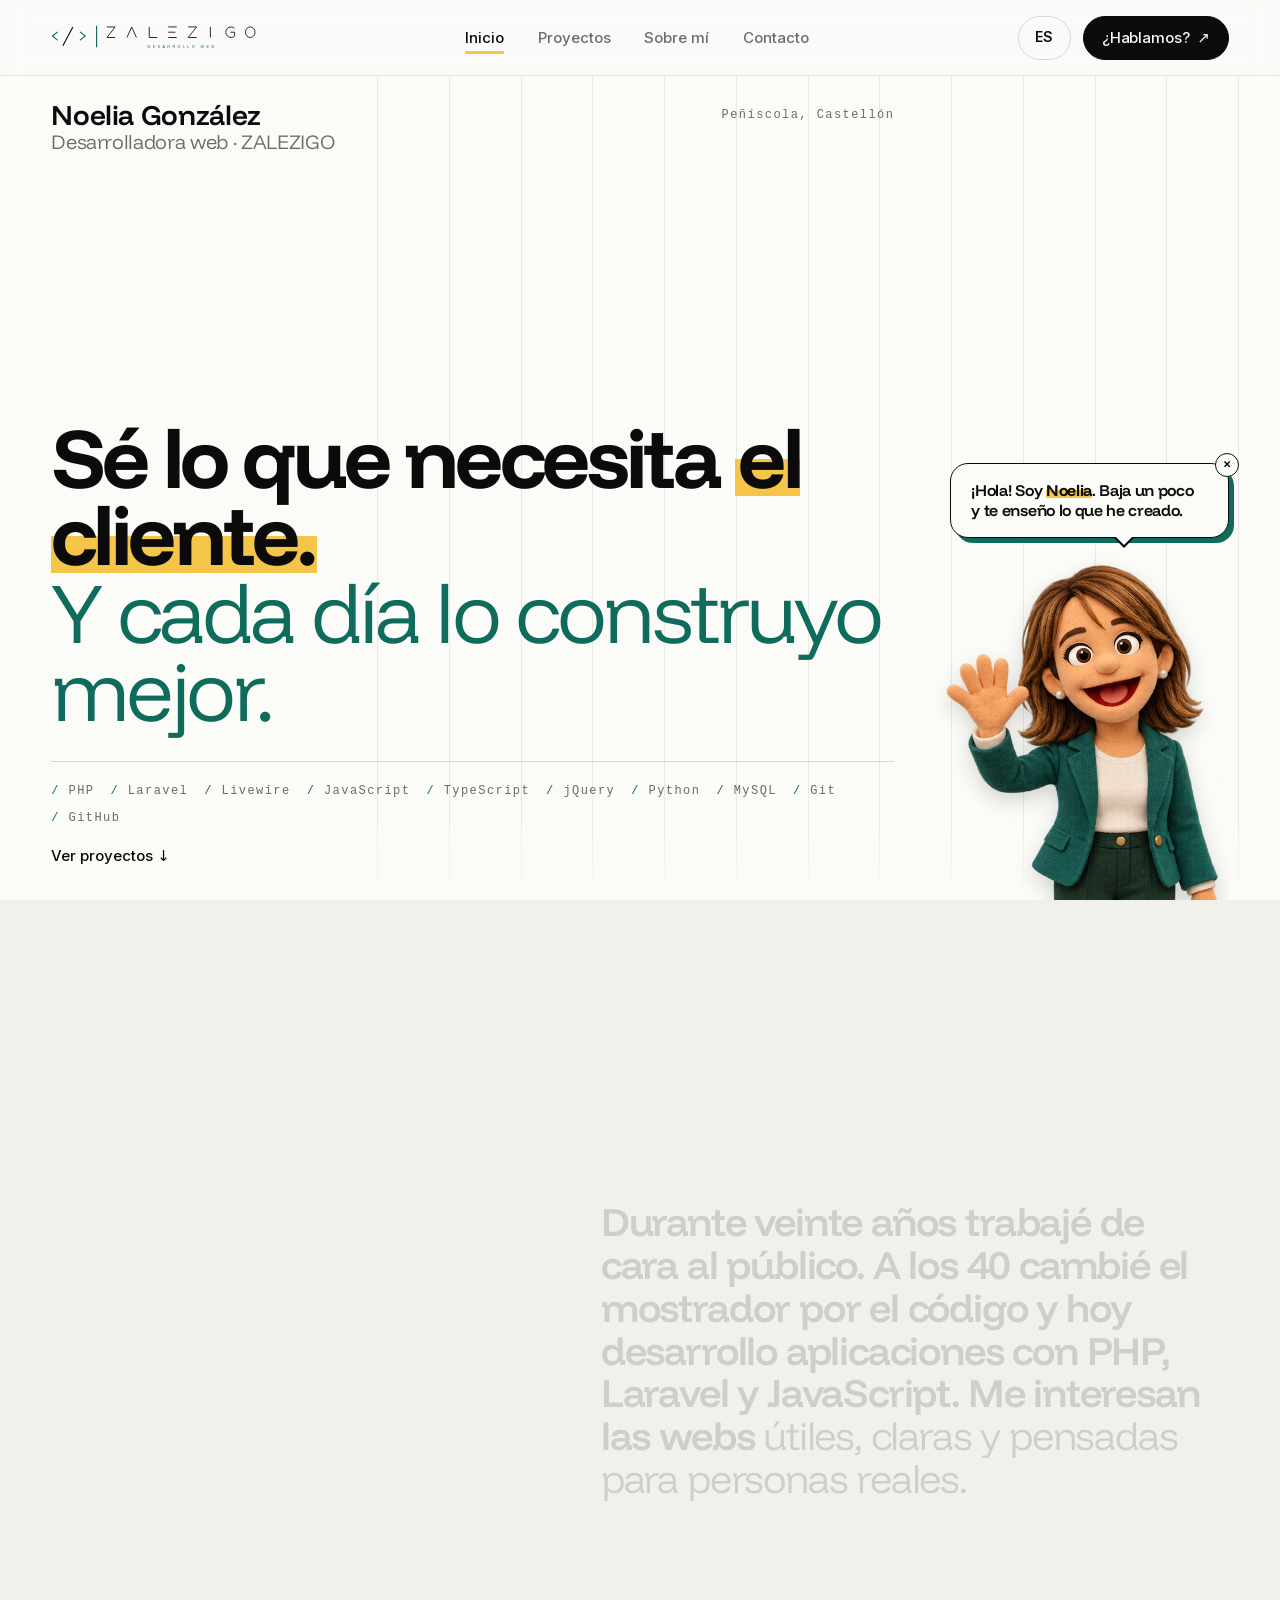
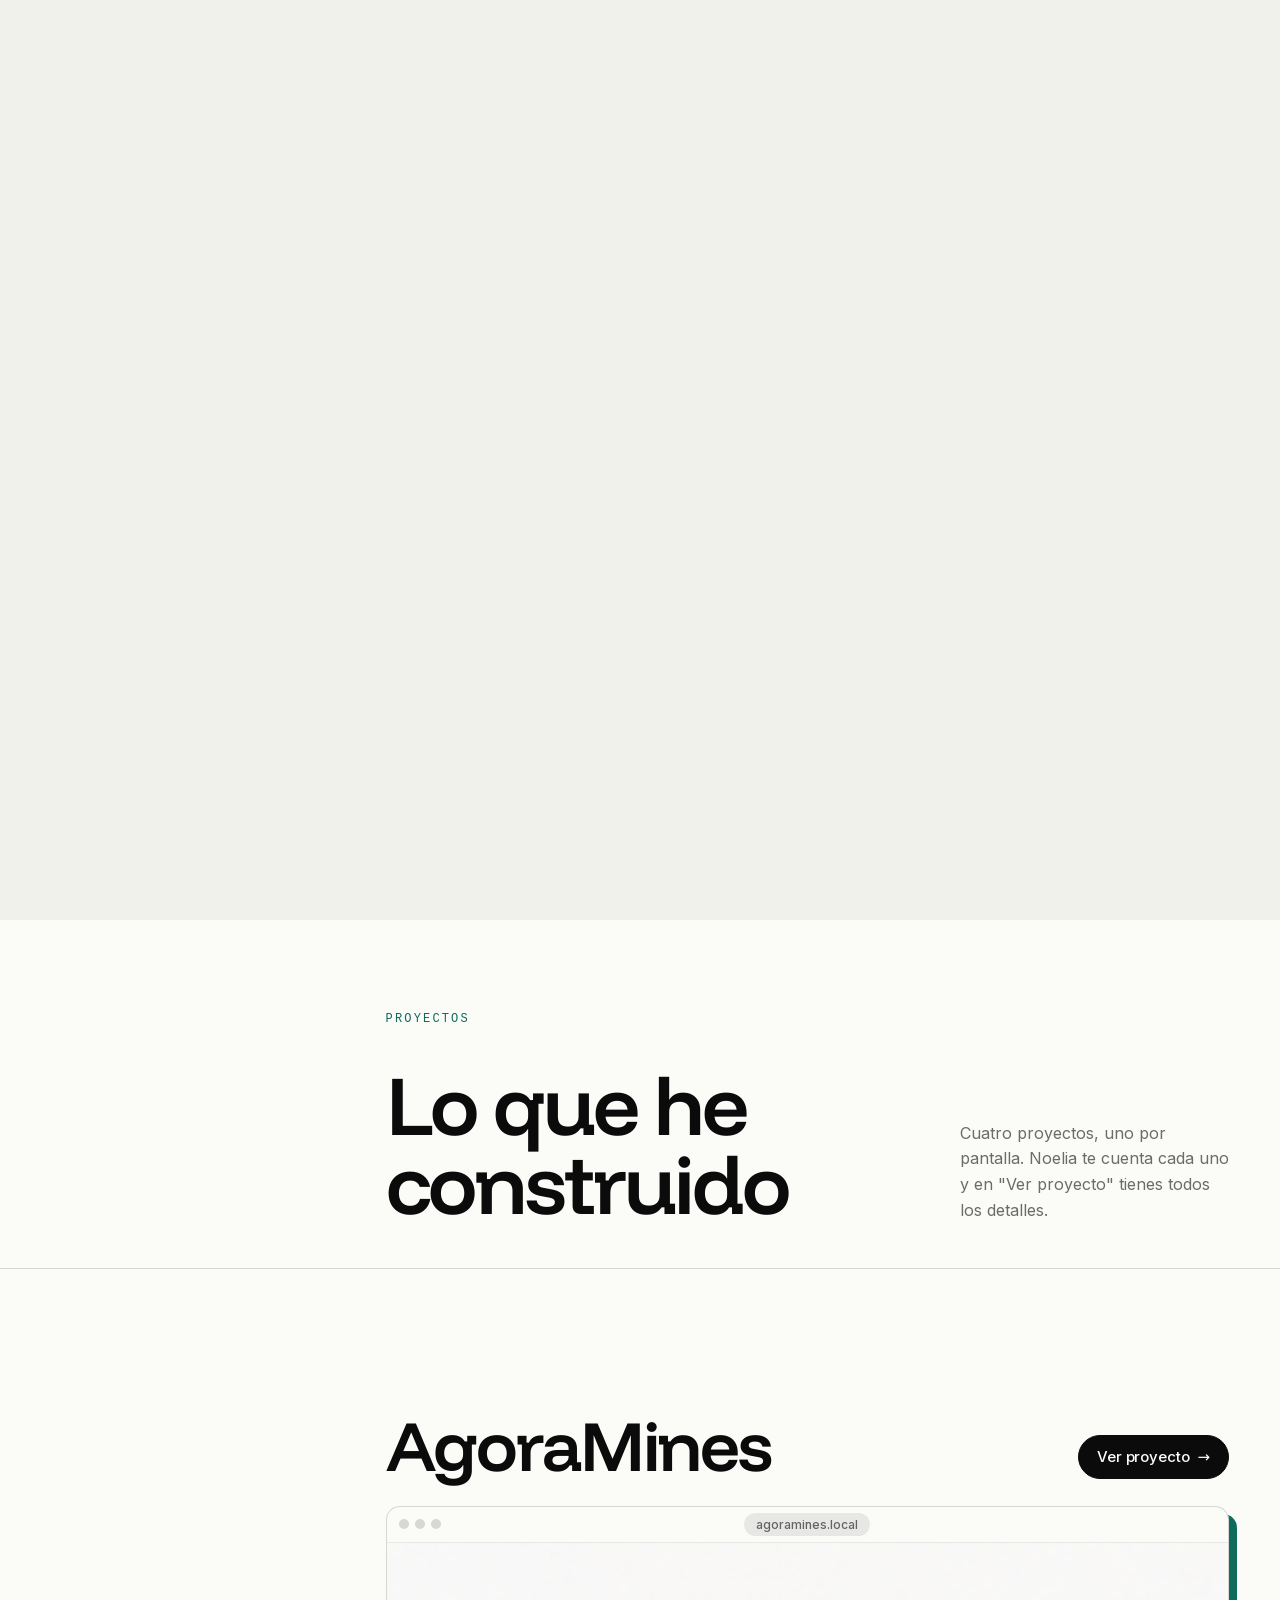
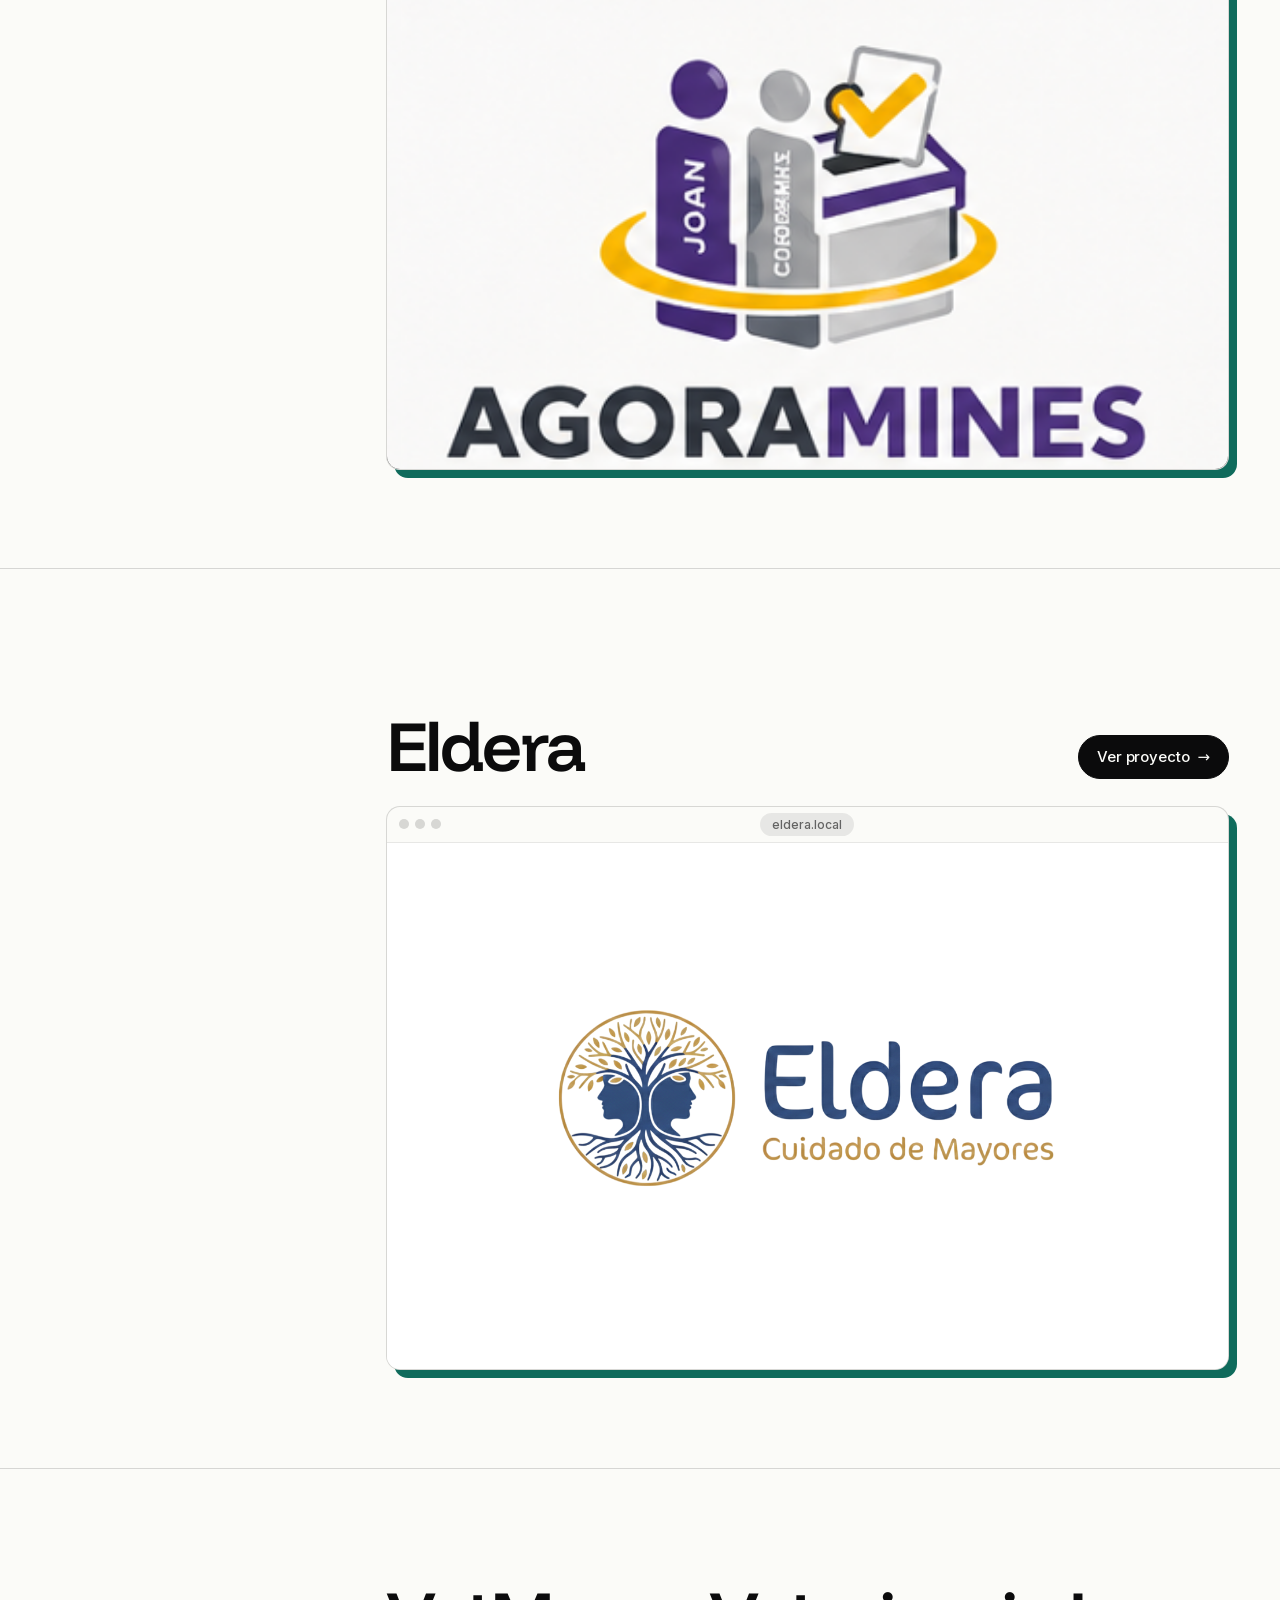
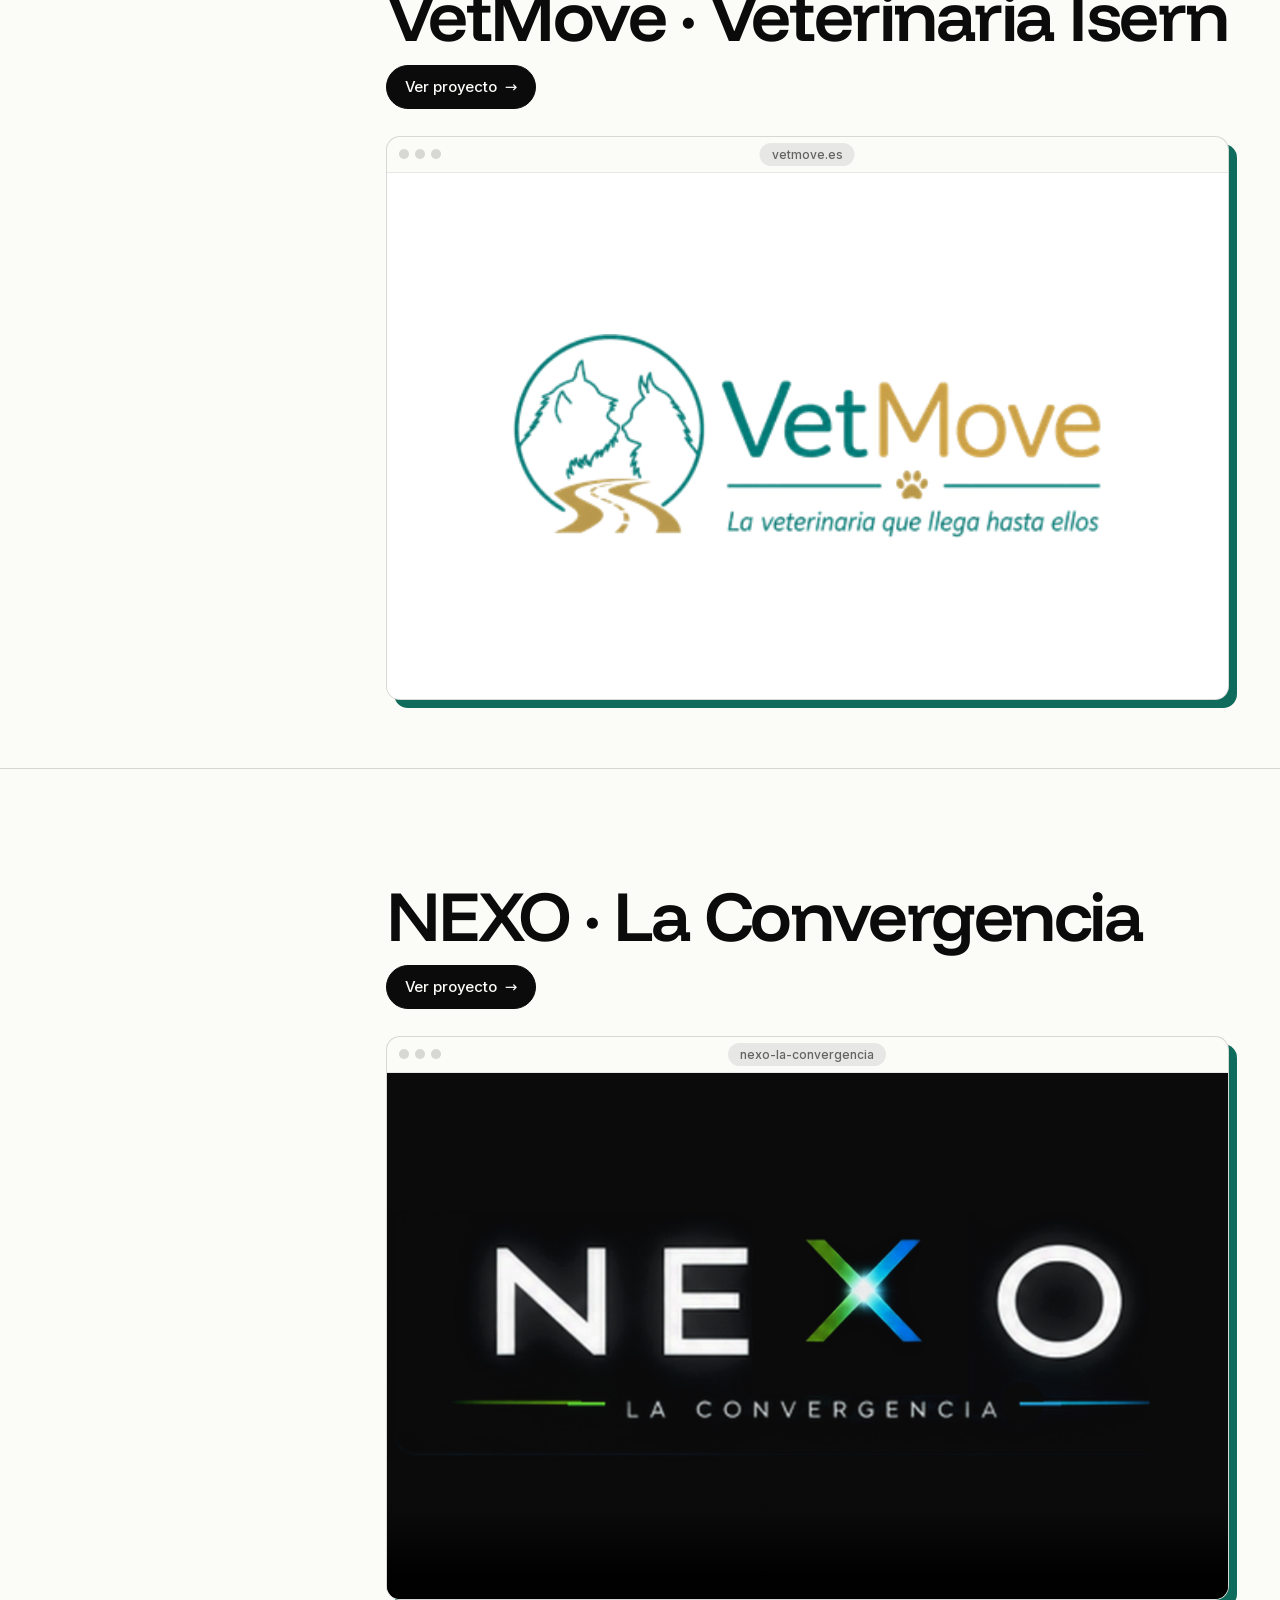
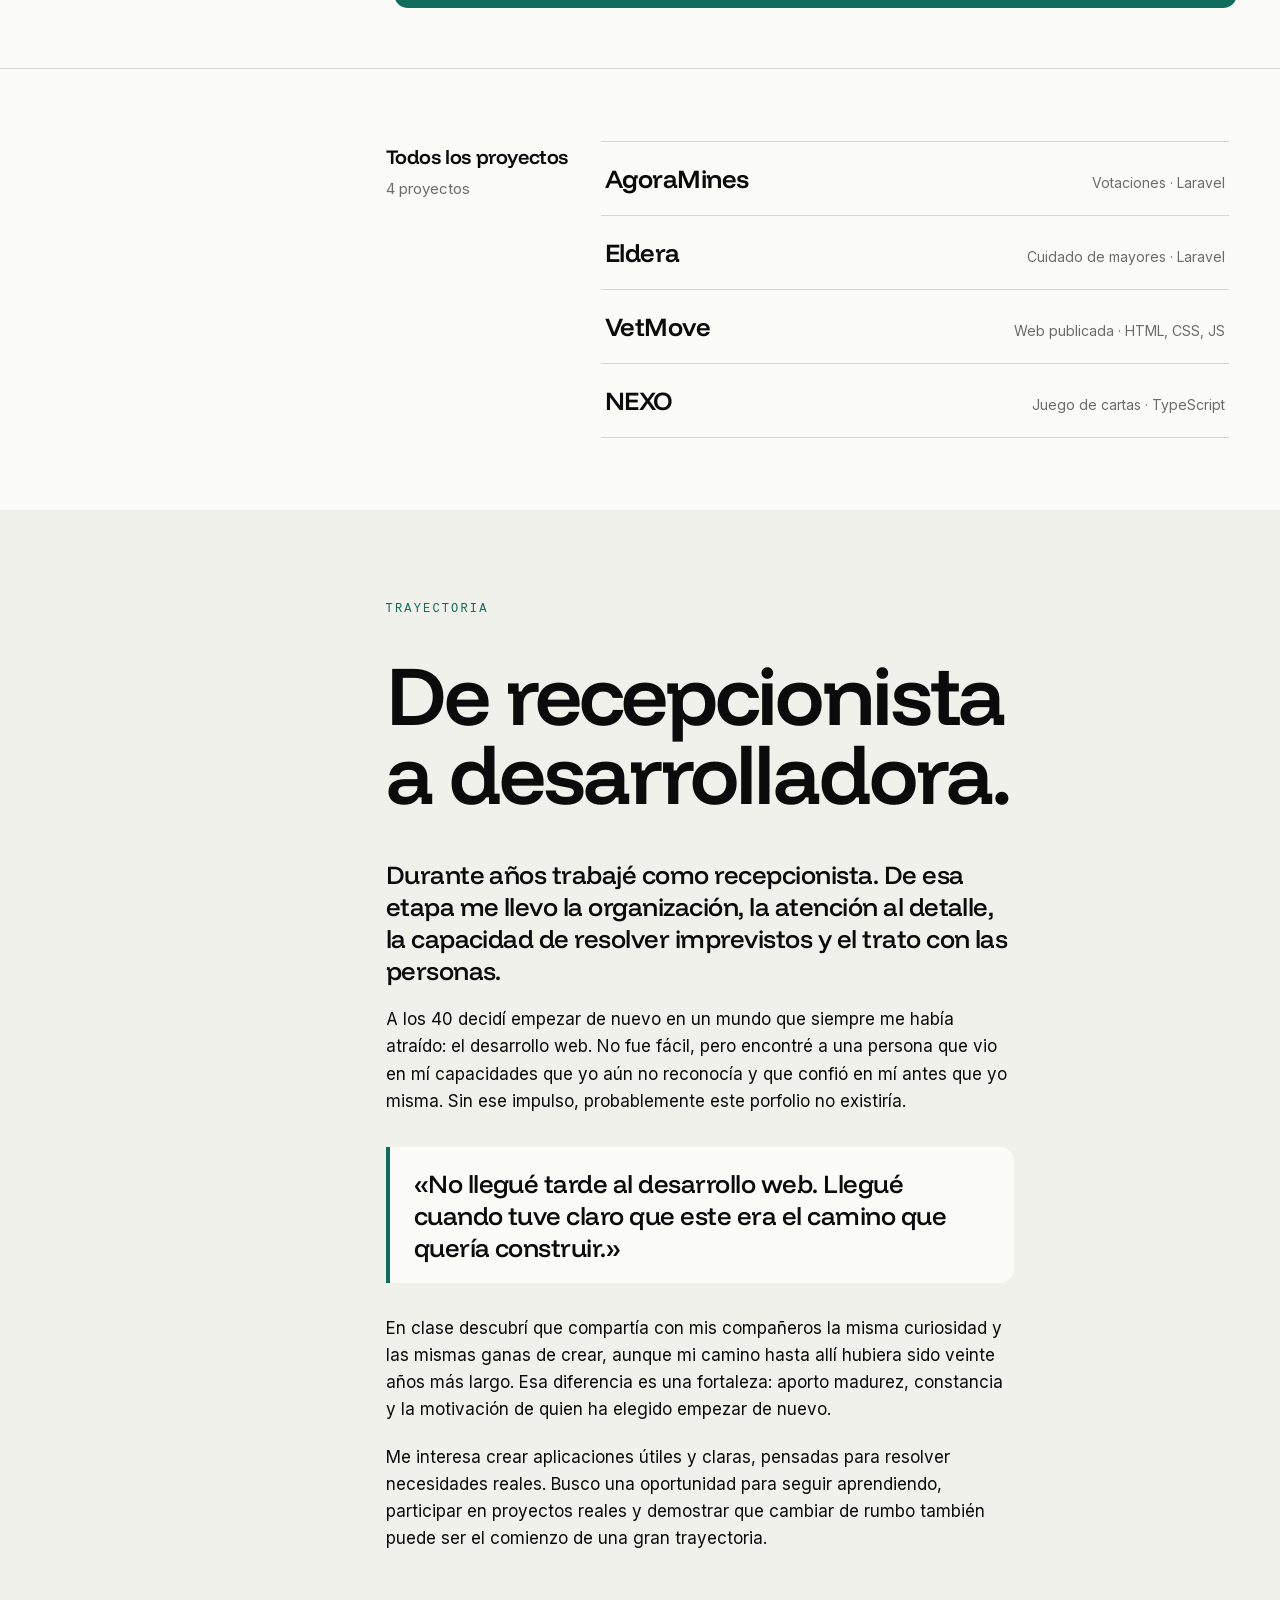
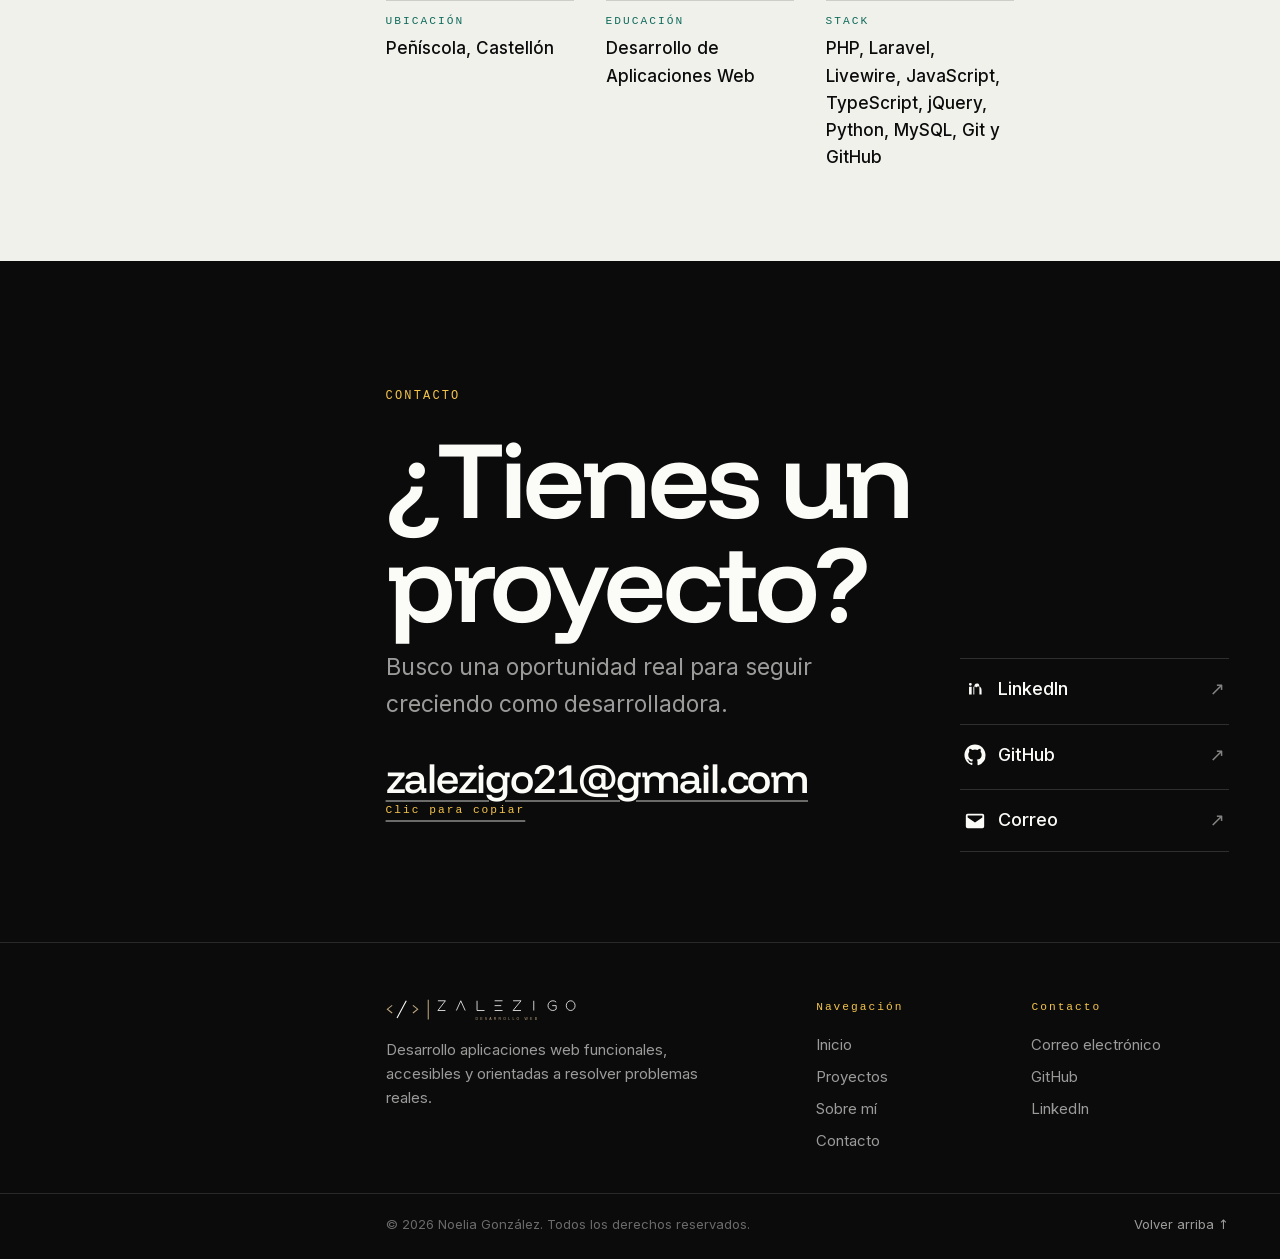
<file: index.html>
<!DOCTYPE html>
<html lang="es">

<head>
    <meta charset="UTF-8">
    <meta name="viewport" content="width=device-width, initial-scale=1.0">
    <title>Noelia González | Desarrolladora web</title>
    <meta name="description" content="Portfolio de Noelia González (ZALEZIGO): desarrolladora web con PHP, Laravel, Livewire y JavaScript. Código pensado para personas: webs útiles, claras y que funcionan.">
    <meta name="theme-color" content="#fbfbf8">
    <meta name="author" content="Noelia González">
    <meta name="robots" content="index, follow">
    <link rel="canonical" href="https://freund21.github.io/">
    <link rel="icon" href="img/favicon.svg" type="image/svg+xml">
    <link rel="apple-touch-icon" href="img/apple-touch-icon.png">

    <!-- Vista previa al compartir (LinkedIn, WhatsApp, X...) -->
    <meta property="og:type" content="profile">
    <meta property="og:site_name" content="Noelia González · ZALEZIGO">
    <meta property="og:locale" content="es_ES">
    <meta property="og:url" content="https://freund21.github.io/">
    <meta property="og:title" content="Noelia González | Desarrolladora web">
    <meta property="og:description" content="Portfolio de Noelia González (ZALEZIGO): desarrolladora web con PHP, Laravel, Livewire y JavaScript. Código pensado para personas: webs útiles, claras y que funcionan.">
    <meta property="og:image" content="https://freund21.github.io/img/og-portfolio.jpg">
    <meta property="og:image:alt" content="Noelia González | Desarrolladora web">
    <meta name="twitter:card" content="summary_large_image">
    <meta name="twitter:title" content="Noelia González | Desarrolladora web">
    <meta name="twitter:description" content="Portfolio de Noelia González (ZALEZIGO): desarrolladora web con PHP, Laravel, Livewire y JavaScript. Código pensado para personas: webs útiles, claras y que funcionan.">
    <meta name="twitter:image" content="https://freund21.github.io/img/og-portfolio.jpg">

    <script type="application/ld+json">
    {
        "@context": "https://schema.org",
        "@type": "Person",
        "name": "Noelia González",
        "alternateName": "ZALEZIGO",
        "jobTitle": "Desarrolladora web",
        "url": "https://freund21.github.io/",
        "image": "https://freund21.github.io/img/og-portfolio.jpg",
        "email": "mailto:zalezigo21@gmail.com",
        "address": {
            "@type": "PostalAddress",
            "addressLocality": "Peñíscola",
            "addressRegion": "Castellón",
            "addressCountry": "ES"
        },
        "knowsAbout": [
            "PHP",
            "Laravel",
            "Livewire",
            "JavaScript",
            "TypeScript",
            "jQuery",
            "Python",
            "MySQL",
            "Git",
            "GitHub"
        ],
        "sameAs": [
            "https://www.linkedin.com/in/noelia-glez-amigo-8a2a132b",
            "https://github.com/freund21"
        ]
    }
    </script>

    <link rel="preconnect" href="https://fonts.googleapis.com">
    <link rel="preconnect" href="https://fonts.gstatic.com" crossorigin>
    <link rel="stylesheet" href="https://fonts.googleapis.com/css2?family=Funnel+Display:wght@300..800&display=swap">
    <link rel="stylesheet" href="css/style.css?v=3">
</head>

<body>
    <a class="saltar-contenido" href="#contenido">Saltar al contenido</a>
    <div class="lineas-fondo" aria-hidden="true"></div>

    <header class="cabecera">
        <a href="#inicio" class="logo" aria-label="ZALEZIGO - Inicio">
            <img class="logo-imagen" src="img/zalezigo-oscuro.svg" alt="ZALEZIGO - Desarrollo web" width="432" height="52">
        </a>

        <nav class="menu" aria-label="Navegación principal">
            <a href="#inicio" aria-current="location">Inicio</a>
            <a href="#proyectos">Proyectos</a>
            <a href="#sobre-mi">Sobre mí</a>
            <a href="#contacto">Contacto</a>
        </nav>

        <div class="cabecera-acciones">
            <label class="selector-idioma" hidden>
                <span class="visually-hidden">Idioma</span>
                <select id="idioma" name="idioma">
                    <option value="es" lang="es">ES</option>
                    <option value="en" lang="en">EN</option>
                </select>
            </label>
            <a href="#contacto" class="boton boton-tinta">¿Hablamos? <span aria-hidden="true">↗</span></a>
        </div>
    </header>

    <main id="contenido">

        <!-- ============ INICIO ============ -->
        <section id="inicio" class="hero rejilla-columnas">
            <div class="hero-cabecera">
                <p class="hero-nombre">
                    <span class="hero-nombre-fuerte">Noelia González</span>
                    <span class="hero-nombre-suave">Desarrolladora web · ZALEZIGO</span>
                </p>
                <p class="hero-ubicacion">Peñíscola, Castellón</p>
            </div>

            <h1 class="hero-titulo">
                Sé lo que necesita <mark class="marca">el cliente.</mark><br>
                <span class="hero-titulo-acento">Y cada día lo construyo mejor.</span>
            </h1>

            <div class="hero-pie">
                <ul class="hero-stack" aria-label="Tecnologías principales">
                    <li>PHP</li>
                    <li>Laravel</li>
                    <li>Livewire</li>
                    <li>JavaScript</li>
                    <li>TypeScript</li>
                    <li>jQuery</li>
                    <li>Python</li>
                    <li>MySQL</li>
                    <li>Git</li>
                    <li>GitHub</li>
                </ul>
                <a href="#proyectos" class="hero-bajar">Ver proyectos <span aria-hidden="true">↓</span></a>
            </div>
        </section>

        <!-- ============ DECLARACIÓN ============ -->
        <section class="declaracion" aria-label="Presentación breve">
            <div class="declaracion-interior rejilla-columnas">
                <p class="declaracion-texto" data-lectura>
                    Durante veinte años trabajé de cara al público. A los 40 cambié el mostrador por el código y hoy desarrollo aplicaciones con PHP, Laravel y JavaScript. Me interesan las webs <span class="acento-suave">útiles, claras y pensadas para personas reales.</span>
                </p>
            </div>
        </section>

        <!-- ============ PROYECTOS ============ -->
        <section id="proyectos" class="proyectos">

            <div class="seccion-titulo rejilla-columnas">
                <p class="eyebrow">PROYECTOS</p>
                <h2>Lo que he construido</h2>
                <p class="seccion-intro">Cuatro proyectos, uno por pantalla. Noelia te cuenta cada uno y en "Ver proyecto" tienes todos los detalles.</p>
            </div>

            <article class="proyecto rejilla-columnas" id="proyecto-agoramines" data-linea="AgoraMines es una aplicación web para gestionar votaciones en el IES Joan Coromines: autenticación, control de permisos y resultados en tiempo real. La construí con Laravel y Livewire.">
                <div class="proyecto-cabecera">
                    <h3>AgoraMines</h3>
                    <a href="proyectos/agoramines.html" class="boton boton-tinta">Ver proyecto <span aria-hidden="true">→</span></a>
                </div>
                <div class="proyecto-escena">
                    <div class="navegador">
                        <div class="navegador-barra" aria-hidden="true">
                            <span></span><span></span><span></span>
                            <span class="navegador-url">agoramines.local</span>
                        </div>
                        <div class="navegador-pantalla">
                            <video class="proyecto-video" controls preload="none" poster="img/agoramines.png" playsinline>
                                <source src="videos/agoramines.mp4" type="video/mp4">
                                Tu navegador no puede reproducir este vídeo.
                            </video>
                        </div>
                    </div>
                </div>
            </article>

            <article class="proyecto rejilla-columnas" id="proyecto-eldera" data-linea="Eldera conecta a familias con cuidadores de personas mayores. Tiene búsqueda de profesionales, solicitudes de servicios, chat, valoraciones y perfiles distintos según el rol.">
                <div class="proyecto-cabecera">
                    <h3>Eldera</h3>
                    <a href="proyectos/eldera.html" class="boton boton-tinta">Ver proyecto <span aria-hidden="true">→</span></a>
                </div>
                <div class="proyecto-escena">
                    <div class="navegador">
                        <div class="navegador-barra" aria-hidden="true">
                            <span></span><span></span><span></span>
                            <span class="navegador-url">eldera.local</span>
                        </div>
                        <div class="navegador-pantalla navegador-pantalla-clara">
                            <img src="img/eldera.png" alt="Eldera — Cuidado de mayores" loading="lazy">
                        </div>
                    </div>
                </div>
            </article>

            <article class="proyecto rejilla-columnas" id="proyecto-vetmove" data-linea="VetMove es la web de un servicio de veterinaria a domicilio en Ponferrada y El Bierzo: adaptable a móviles, con servicios, contacto, imágenes optimizadas y gestión de cookies. Está publicada, puedes visitarla.">
                <div class="proyecto-cabecera">
                    <h3>VetMove · Veterinaria Isern</h3>
                    <a href="proyectos/vetmove.html" class="boton boton-tinta">Ver proyecto <span aria-hidden="true">→</span></a>
                </div>
                <div class="proyecto-escena">
                    <div class="navegador">
                        <div class="navegador-barra" aria-hidden="true">
                            <span></span><span></span><span></span>
                            <span class="navegador-url">vetmove.es</span>
                        </div>
                        <div class="navegador-pantalla navegador-pantalla-clara">
                            <img src="img/vetmove.png" alt="VetMove — Veterinaria a domicilio" loading="lazy" class="imagen-logo">
                        </div>
                    </div>
                </div>
            </article>

            <article class="proyecto rejilla-columnas" id="proyecto-nexo" data-linea="NEXO es un juego de cartas Humano contra IA en plena crisis ecológica: estrategia por turnos, apuestas de par o impar, eventos especiales, sonido y perfiles guardados en el navegador.">
                <div class="proyecto-cabecera">
                    <h3>NEXO · La Convergencia</h3>
                    <a href="proyectos/nexo.html" class="boton boton-tinta">Ver proyecto <span aria-hidden="true">→</span></a>
                </div>
                <div class="proyecto-escena">
                    <div class="navegador">
                        <div class="navegador-barra" aria-hidden="true">
                            <span></span><span></span><span></span>
                            <span class="navegador-url">nexo-la-convergencia</span>
                        </div>
                        <div class="navegador-pantalla navegador-pantalla-oscura">
                            <video class="proyecto-video" controls preload="none" poster="img/nexo.webp" playsinline>
                                <source src="videos/nexo-la-convergencia.mp4" type="video/mp4">
                                Tu navegador no puede reproducir este vídeo.
                            </video>
                        </div>
                    </div>
                </div>
            </article>

            <!-- Índice -->
            <div class="indice rejilla-columnas">
                <div class="indice-cabecera">
                    <h3>Todos los proyectos</h3>
                    <p>4 proyectos</p>
                </div>
                <ol class="indice-lista">
                    <li><a href="proyectos/agoramines.html"><span class="indice-nombre">AgoraMines</span><span class="indice-tipo">Votaciones · Laravel</span></a></li>
                    <li><a href="proyectos/eldera.html"><span class="indice-nombre">Eldera</span><span class="indice-tipo">Cuidado de mayores · Laravel</span></a></li>
                    <li><a href="proyectos/vetmove.html"><span class="indice-nombre">VetMove</span><span class="indice-tipo">Web publicada · HTML, CSS, JS</span></a></li>
                    <li><a href="proyectos/nexo.html"><span class="indice-nombre">NEXO</span><span class="indice-tipo">Juego de cartas · TypeScript</span></a></li>
                </ol>
            </div>

        </section>

        <!-- ============ SOBRE MÍ ============ -->
        <section id="sobre-mi" class="sobre-mi">

            <div class="seccion-titulo rejilla-columnas">
                <p class="eyebrow">TRAYECTORIA</p>
                <h2>De recepcionista<br>a desarrolladora.</h2>
            </div>

            <div class="sobre-mi-cuerpo rejilla-columnas">

                <div class="sobre-mi-texto">
                    <p>Durante años trabajé como recepcionista. De esa etapa me llevo la organización, la atención al detalle, la capacidad de resolver imprevistos y el trato con las personas.</p>

                    <p>A los 40 decidí empezar de nuevo en un mundo que siempre me había atraído: el desarrollo web. No fue fácil, pero encontré a una persona que vio en mí capacidades que yo aún no reconocía y que confió en mí antes que yo misma. Sin ese impulso, probablemente este porfolio no existiría.</p>

                    <blockquote class="cita">
                        <p>«No llegué tarde al desarrollo web. Llegué cuando tuve claro que este era el camino que quería construir.»</p>
                    </blockquote>

                    <p>En clase descubrí que compartía con mis compañeros la misma curiosidad y las mismas ganas de crear, aunque mi camino hasta allí hubiera sido veinte años más largo. Esa diferencia es una fortaleza: aporto madurez, constancia y la motivación de quien ha elegido empezar de nuevo.</p>

                    <p>Me interesa crear aplicaciones útiles y claras, pensadas para resolver necesidades reales. Busco una oportunidad para seguir aprendiendo, participar en proyectos reales y demostrar que cambiar de rumbo también puede ser el comienzo de una gran trayectoria.</p>

                    <dl class="ficha">
                        <div class="ficha-item"><dt>UBICACIÓN</dt><dd>Peñíscola, Castellón</dd></div>
                        <div class="ficha-item"><dt>EDUCACIÓN</dt><dd>Desarrollo de Aplicaciones Web</dd></div>
                        <div class="ficha-item"><dt>STACK</dt><dd>PHP, Laravel, Livewire, JavaScript, TypeScript, jQuery, Python, MySQL, Git y GitHub</dd></div>
                    </dl>
                </div>

            </div>

        </section>

        <!-- ============ CONTACTO ============ -->
        <section id="contacto" class="contacto rejilla-columnas">
            <div class="contacto-principal">
                <p class="eyebrow eyebrow-claro">CONTACTO</p>
                <h2>¿Tienes un proyecto?</h2>
                <p class="contacto-sub">Busco una oportunidad real para seguir creciendo como desarrolladora.</p>
                <button type="button" class="contacto-correo" data-correo="zalezigo21@gmail.com" aria-describedby="copiado-aviso">
                    zalezigo21@gmail.com
                    <span class="contacto-correo-pista" aria-hidden="true">Clic para copiar</span>
                </button>
                <p id="copiado-aviso" class="copiado-aviso" role="status" aria-live="polite"></p>
            </div>

            <div class="contacto-enlaces">
                <a href="https://www.linkedin.com/in/noelia-glez-amigo-8a2a132b" target="_blank" rel="noopener noreferrer" class="contacto-item">
                    <span class="contacto-icono" aria-hidden="true">
                        <svg viewBox="0 0 24 24"><path d="M6.94 8.5A1.56 1.56 0 1 0 6.94 5.38a1.56 1.56 0 0 0 0 3.12ZM5.5 9.5h2.88V18H5.5Zm4.7 0h2.76v1.16h.04c.38-.72 1.32-1.48 2.72-1.48 2.91 0 3.45 1.91 3.45 4.4V18H16.8v-7.8c0-1.86-.03-4.25-2.59-4.25-2.59 0-2.98 2.02-2.98 4.11V18H10.2Z"/></svg>
                    </span>
                    <span>LinkedIn</span>
                    <span class="contacto-flecha" aria-hidden="true">↗</span>
                </a>
                <a href="https://github.com/freund21" target="_blank" rel="noopener noreferrer" class="contacto-item">
                    <span class="contacto-icono" aria-hidden="true">
                        <svg viewBox="0 0 24 24"><path d="M12 .5C5.65.5.5 5.65.5 12c0 5.09 3.29 9.4 7.86 10.92.58.11.79-.25.79-.56v-2.02c-3.2.7-3.88-1.38-3.88-1.38-.52-1.33-1.27-1.68-1.27-1.68-1.04-.71.08-.7.08-.7 1.15.08 1.76 1.18 1.76 1.18 1.02 1.75 2.68 1.24 3.33.95.1-.74.4-1.24.73-1.53-2.56-.29-5.26-1.28-5.26-5.7 0-1.26.45-2.29 1.18-3.1-.12-.29-.51-1.46.11-3.05 0 0 .96-.31 3.15 1.17a10.9 10.9 0 0 1 5.74 0c2.19-1.48 3.15-1.17 3.15-1.17.62 1.59.23 2.76.11 3.05.73.81 1.18 1.84 1.18 3.1 0 4.43-2.7 5.4-5.27 5.69.41.36.78 1.07.78 2.16v3.2c0 .31.21.68.8.56A11.5 11.5 0 0 0 23.5 12C23.5 5.65 18.35.5 12 .5Z"/></svg>
                    </span>
                    <span>GitHub</span>
                    <span class="contacto-flecha" aria-hidden="true">↗</span>
                </a>
                <a href="mailto:zalezigo21@gmail.com" class="contacto-item">
                    <span class="contacto-icono" aria-hidden="true">
                        <svg viewBox="0 0 24 24"><path d="M20 4H4a2 2 0 0 0-2 2v12a2 2 0 0 0 2 2h16a2 2 0 0 0 2-2V6a2 2 0 0 0-2-2Zm0 4.2-8 5.33-8-5.33V6h16v2.2Z"/></svg>
                    </span>
                    <span>Correo</span>
                    <span class="contacto-flecha" aria-hidden="true">↗</span>
                </a>
            </div>
        </section>

    </main>

    <!-- ============ FOOTER ============ -->
    <footer class="footer">
        <div class="footer-contenido rejilla-columnas">
            <div class="footer-marca">
                <a href="#inicio" class="logo" aria-label="ZALEZIGO - Inicio">
                    <img class="logo-imagen" src="img/zalezigo.svg" alt="ZALEZIGO - Desarrollo web" width="432" height="52">
                </a>
                <p>Desarrollo aplicaciones web funcionales, accesibles y orientadas a resolver problemas reales.</p>
            </div>

            <div class="footer-columna">
                <h3>Navegación</h3>
                <a href="#inicio">Inicio</a>
                <a href="#proyectos">Proyectos</a>
                <a href="#sobre-mi">Sobre mí</a>
                <a href="#contacto">Contacto</a>
            </div>

            <div class="footer-columna">
                <h3>Contacto</h3>
                <a href="mailto:zalezigo21@gmail.com">Correo electrónico</a>
                <a href="https://github.com/freund21" target="_blank" rel="noopener noreferrer">GitHub</a>
                <a href="https://www.linkedin.com/in/noelia-glez-amigo-8a2a132b" target="_blank" rel="noopener noreferrer">LinkedIn</a>
            </div>
        </div>

        <div class="footer-inferior rejilla-columnas">
            <p>© 2026 Noelia González. Todos los derechos reservados.</p>
            <a href="#inicio">Volver arriba ↑</a>
        </div>
    </footer>

    <!-- ============ PRESENTADORA FIJA ============ -->
    <aside class="presentadora derecha" aria-label="Noelia te acompaña">
        <div class="bocadillo bocadillo-presentadora">
            <p class="presentadora-linea" role="status" aria-live="polite">¡Hola! Soy <strong>Noelia</strong>. Baja un poco y te enseño lo que he creado.</p>
            <button type="button" class="presentadora-cerrar" aria-label="Ocultar a Noelia">×</button>
        </div>
        <button type="button" class="presentadora-boton" aria-label="Noelia: pulsa para que cambie de pose y te cuente algo">
            <span class="teleneco-marco">
                <span class="teleneco" data-pose="0" aria-hidden="true"></span>
            </span>
        </button>
    </aside>

    <script src="js/idiomas.js?v=4"></script>
    <script src="js/script.js?v=4"></script>
</body>

</html>
</file>
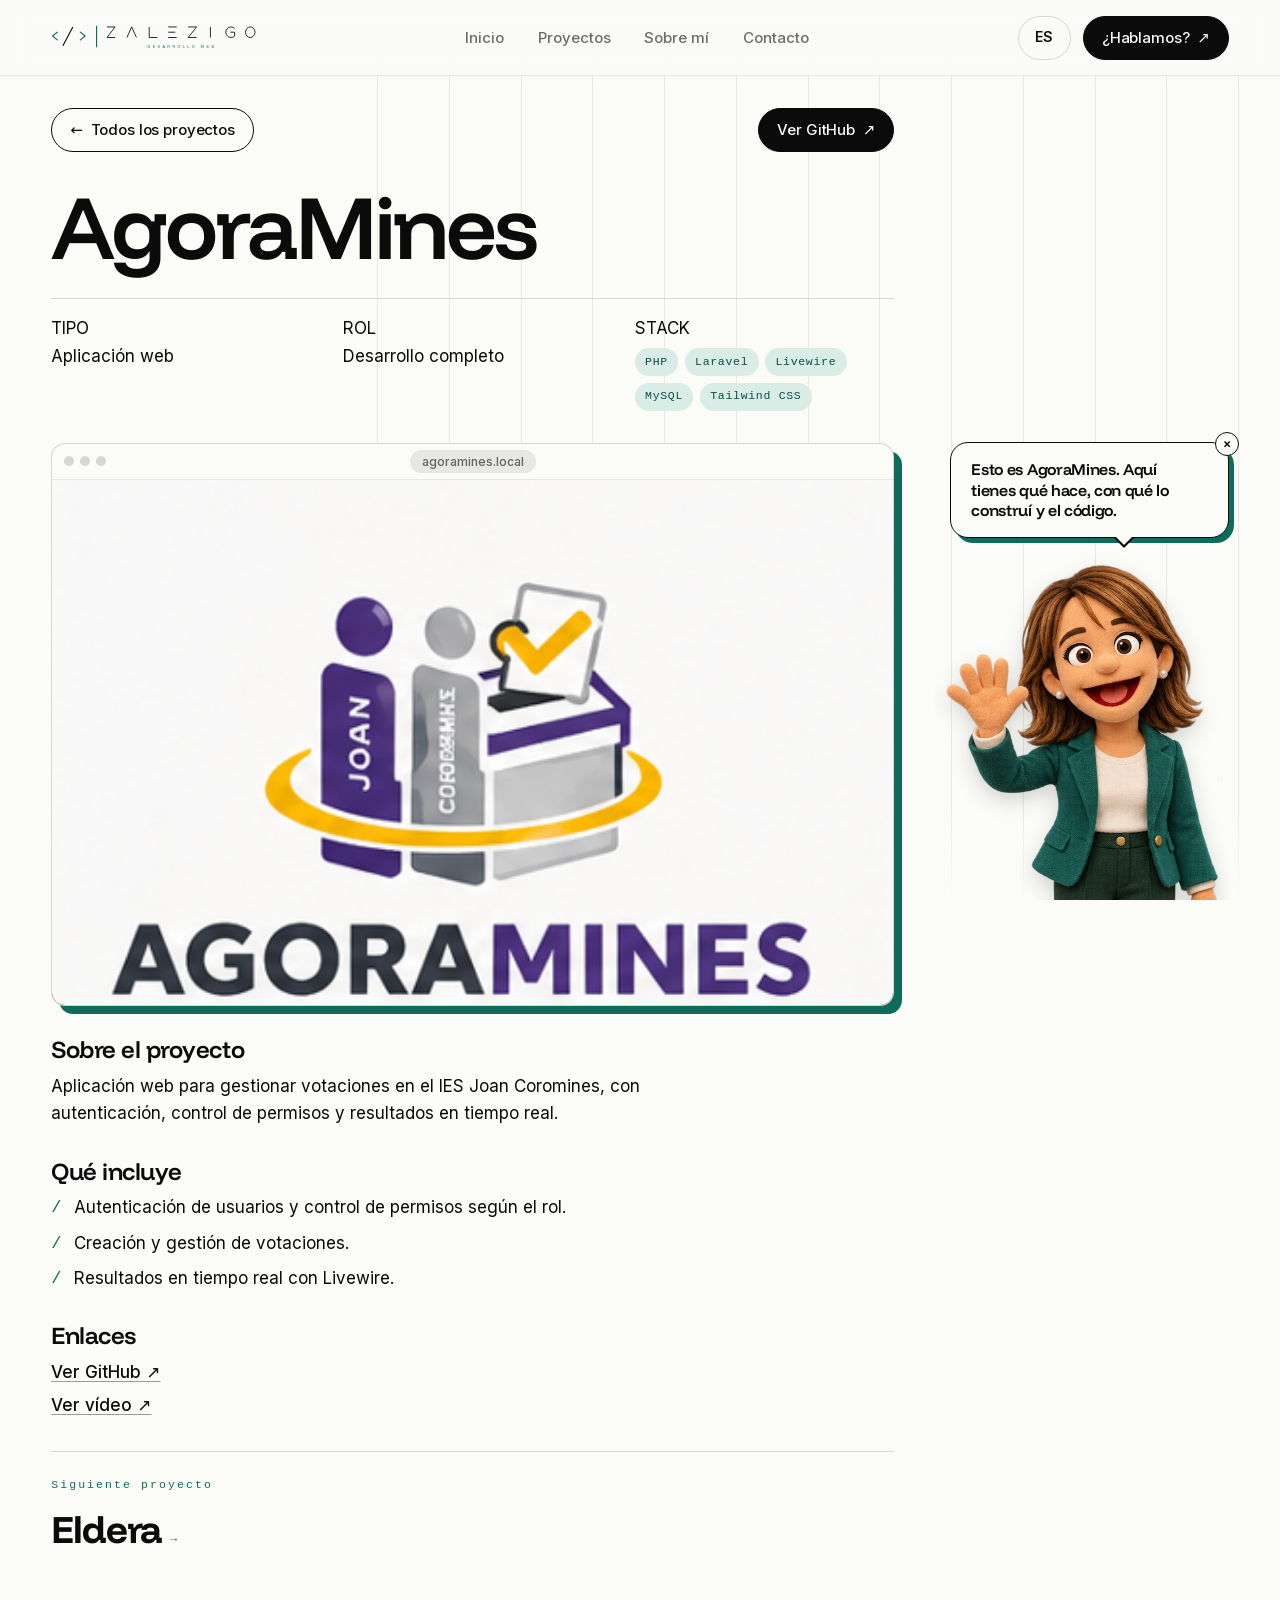
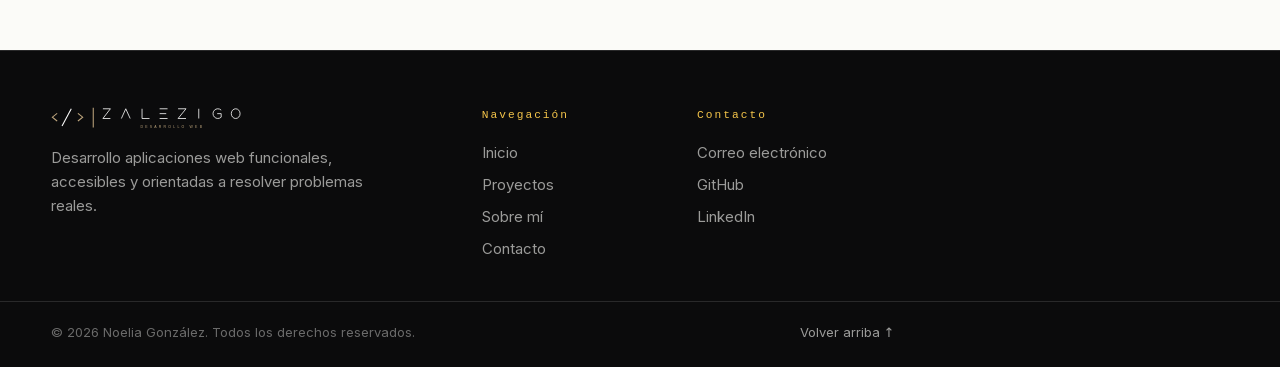
<file: proyectos/agoramines.html>
<!DOCTYPE html>
<html lang="es">

<head>
    <meta charset="UTF-8">
    <meta name="viewport" content="width=device-width, initial-scale=1.0">
    <title>AgoraMines | Noelia González</title>
    <meta name="description" content="Aplicación web para gestionar votaciones en el IES Joan Coromines, con autenticación, control de permisos y resultados en tiempo real.">
    <meta name="theme-color" content="#fbfbf8">
    <meta name="author" content="Noelia González">
    <meta name="robots" content="index, follow">
    <link rel="canonical" href="https://freund21.github.io/proyectos/agoramines.html">
    <link rel="icon" href="../img/favicon.svg" type="image/svg+xml">
    <link rel="apple-touch-icon" href="../img/apple-touch-icon.png">

    <!-- Vista previa al compartir (LinkedIn, WhatsApp, X...) -->
    <meta property="og:type" content="article">
    <meta property="og:site_name" content="Noelia González · ZALEZIGO">
    <meta property="og:locale" content="es_ES">
    <meta property="og:url" content="https://freund21.github.io/proyectos/agoramines.html">
    <meta property="og:title" content="AgoraMines | Noelia González">
    <meta property="og:description" content="Aplicación web para gestionar votaciones en el IES Joan Coromines, con autenticación, control de permisos y resultados en tiempo real.">
    <meta property="og:image" content="https://freund21.github.io/img/og-portfolio.jpg">
    <meta property="og:image:alt" content="AgoraMines | Noelia González">
    <meta name="twitter:card" content="summary_large_image">
    <meta name="twitter:title" content="AgoraMines | Noelia González">
    <meta name="twitter:description" content="Aplicación web para gestionar votaciones en el IES Joan Coromines, con autenticación, control de permisos y resultados en tiempo real.">
    <meta name="twitter:image" content="https://freund21.github.io/img/og-portfolio.jpg">

    <link rel="preconnect" href="https://fonts.googleapis.com">
    <link rel="preconnect" href="https://fonts.gstatic.com" crossorigin>
    <link rel="stylesheet" href="https://fonts.googleapis.com/css2?family=Funnel+Display:wght@300..800&display=swap">
    <link rel="stylesheet" href="../css/style.css?v=3">
</head>

<body class="pagina-proyecto" data-lado="derecha">
    <a class="saltar-contenido" href="#contenido">Saltar al contenido</a>
    <div class="lineas-fondo" aria-hidden="true"></div>

    <header class="cabecera">
        <a href="../index.html" class="logo" aria-label="ZALEZIGO - Inicio">
            <img class="logo-imagen" src="../img/zalezigo-oscuro.svg" alt="ZALEZIGO - Desarrollo web" width="432" height="52">
        </a>

        <nav class="menu" aria-label="Navegación principal">
            <a href="../index.html" >Inicio</a>
            <a href="../index.html#proyectos">Proyectos</a>
            <a href="../index.html#sobre-mi">Sobre mí</a>
            <a href="../index.html#contacto">Contacto</a>
        </nav>

        <div class="cabecera-acciones">
            <label class="selector-idioma" hidden>
                <span class="visually-hidden">Idioma</span>
                <select id="idioma" name="idioma">
                    <option value="es" lang="es">ES</option>
                    <option value="en" lang="en">EN</option>
                </select>
            </label>
            <a href="../index.html#contacto" class="boton boton-tinta">¿Hablamos? <span aria-hidden="true">↗</span></a>
        </div>
    </header>

    <main id="contenido">

        <section class="ficha-proyecto rejilla-columnas" aria-labelledby="titulo-proyecto">
            <div class="ficha-proyecto-barra">
                <a href="../index.html#proyectos" class="boton boton-linea"><span aria-hidden="true">←</span> Todos los proyectos</a>
                <a href="https://github.com/freund21/AGORAMINES" target="_blank" rel="noopener noreferrer" class="boton boton-tinta">Ver GitHub <span aria-hidden="true">↗</span></a>
            </div>

            <h1 id="titulo-proyecto">AgoraMines</h1>

            <dl class="ficha-proyecto-datos">
                <div class="ficha-item"><dt>TIPO</dt><dd>Aplicación web</dd></div>
                <div class="ficha-item"><dt>ROL</dt><dd>Desarrollo completo</dd></div>
                <div class="ficha-item"><dt>STACK</dt><dd><ul class="etiquetas" aria-label="Tecnologías"><li>PHP</li><li>Laravel</li><li>Livewire</li><li>MySQL</li><li>Tailwind CSS</li></ul></dd></div>
            </dl>

            <div class="ficha-proyecto-media">
                <div class="navegador">
                        <div class="navegador-barra" aria-hidden="true">
                            <span></span><span></span><span></span>
                            <span class="navegador-url">agoramines.local</span>
                        </div>
                        <div class="navegador-pantalla">
                            <video class="proyecto-video" controls preload="none" poster="../img/agoramines.png" playsinline>
                                <source src="../videos/agoramines.mp4" type="video/mp4">
                                Tu navegador no puede reproducir este vídeo.
                            </video>
                        </div>
                    </div>
            </div>

            <div class="ficha-proyecto-texto">
                <h2>Sobre el proyecto</h2>
                <p>Aplicación web para gestionar votaciones en el IES Joan Coromines, con autenticación, control de permisos y resultados en tiempo real.</p>
                <h2>Qué incluye</h2>
                <ul class="lista-puntos">
                        <li>Autenticación de usuarios y control de permisos según el rol.</li>
                        <li>Creación y gestión de votaciones.</li>
                        <li>Resultados en tiempo real con Livewire.</li>
                </ul>
                <h2>Enlaces</h2>
                <ul class="lista-enlaces">
                        <li><a href="https://github.com/freund21/AGORAMINES" target="_blank" rel="noopener noreferrer">Ver GitHub <span aria-hidden="true">↗</span></a></li>
                        <li><a href="../videos/agoramines.mp4">Ver vídeo <span aria-hidden="true">↗</span></a></li>
                </ul>
            </div>

            <nav class="ficha-proyecto-siguiente" aria-label="Siguiente proyecto">
                <a href="eldera.html">
                    <span>Siguiente proyecto</span>
                    <strong>Eldera <span aria-hidden="true">→</span></strong>
                </a>
            </nav>
        </section>

    </main>

    <footer class="footer">
        <div class="footer-contenido rejilla-columnas">
            <div class="footer-marca">
                <a href="../index.html" class="logo" aria-label="ZALEZIGO - Inicio">
                    <img class="logo-imagen" src="../img/zalezigo.svg" alt="ZALEZIGO - Desarrollo web" width="432" height="52">
                </a>
                <p>Desarrollo aplicaciones web funcionales, accesibles y orientadas a resolver problemas reales.</p>
            </div>

            <div class="footer-columna">
                <h3>Navegación</h3>
                <a href="../index.html">Inicio</a>
                <a href="../index.html#proyectos">Proyectos</a>
                <a href="../index.html#sobre-mi">Sobre mí</a>
                <a href="../index.html#contacto">Contacto</a>
            </div>

            <div class="footer-columna">
                <h3>Contacto</h3>
                <a href="mailto:zalezigo21@gmail.com">Correo electrónico</a>
                <a href="https://github.com/freund21" target="_blank" rel="noopener noreferrer">GitHub</a>
                <a href="https://www.linkedin.com/in/noelia-glez-amigo-8a2a132b" target="_blank" rel="noopener noreferrer">LinkedIn</a>
            </div>
        </div>

        <div class="footer-inferior rejilla-columnas">
            <p>© 2026 Noelia González. Todos los derechos reservados.</p>
            <a href="../index.html">Volver arriba ↑</a>
        </div>
    </footer>

    <aside class="presentadora derecha" aria-label="Noelia te acompaña">
        <div class="bocadillo bocadillo-presentadora">
            <p class="presentadora-linea" role="status" aria-live="polite">Esto es AgoraMines. Aquí tienes qué hace, con qué lo construí y el código.</p>
            <button type="button" class="presentadora-cerrar" aria-label="Ocultar a Noelia">×</button>
        </div>
        <button type="button" class="presentadora-boton" aria-label="Noelia: pulsa para que cambie de pose y te cuente algo">
            <span class="teleneco-marco">
                <span class="teleneco" data-pose="0" aria-hidden="true"></span>
            </span>
        </button>
    </aside>

    <script src="../js/idiomas.js?v=4"></script>
    <script src="../js/script.js?v=4"></script>
</body>

</html>
</file>
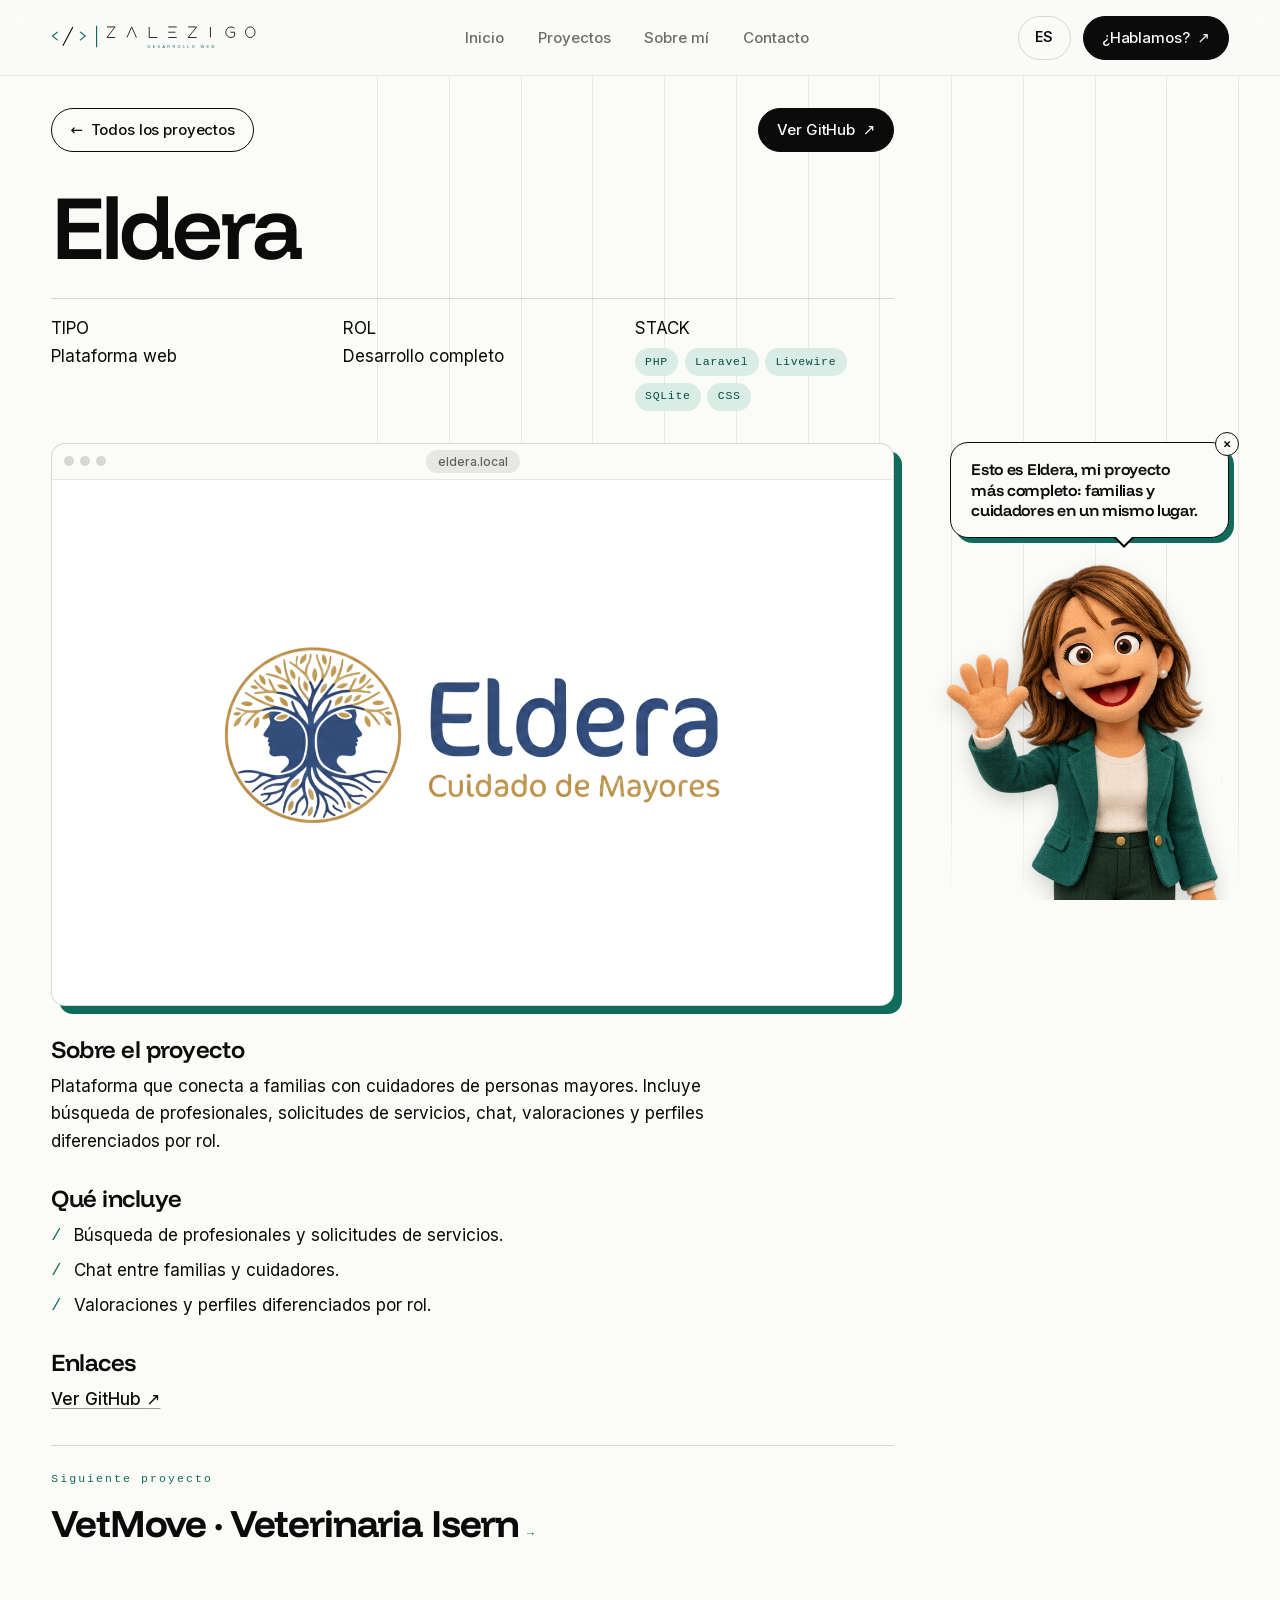
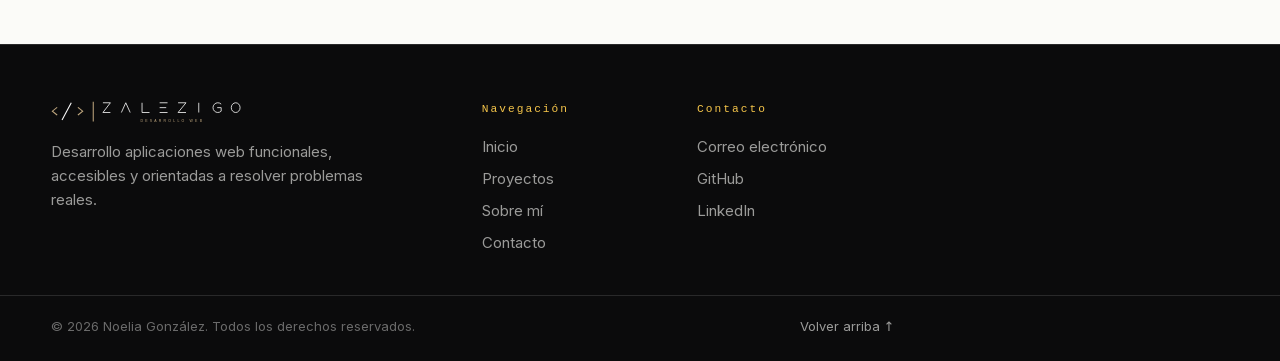
<file: proyectos/eldera.html>
<!DOCTYPE html>
<html lang="es">

<head>
    <meta charset="UTF-8">
    <meta name="viewport" content="width=device-width, initial-scale=1.0">
    <title>Eldera | Noelia González</title>
    <meta name="description" content="Plataforma que conecta a familias con cuidadores de personas mayores. Incluye búsqueda de profesionales, solicitudes de servicios, chat, valoraciones y perfiles diferenciados por rol.">
    <meta name="theme-color" content="#fbfbf8">
    <meta name="author" content="Noelia González">
    <meta name="robots" content="index, follow">
    <link rel="canonical" href="https://freund21.github.io/proyectos/eldera.html">
    <link rel="icon" href="../img/favicon.svg" type="image/svg+xml">
    <link rel="apple-touch-icon" href="../img/apple-touch-icon.png">

    <!-- Vista previa al compartir (LinkedIn, WhatsApp, X...) -->
    <meta property="og:type" content="article">
    <meta property="og:site_name" content="Noelia González · ZALEZIGO">
    <meta property="og:locale" content="es_ES">
    <meta property="og:url" content="https://freund21.github.io/proyectos/eldera.html">
    <meta property="og:title" content="Eldera | Noelia González">
    <meta property="og:description" content="Plataforma que conecta a familias con cuidadores de personas mayores. Incluye búsqueda de profesionales, solicitudes de servicios, chat, valoraciones y perfiles diferenciados por rol.">
    <meta property="og:image" content="https://freund21.github.io/img/eldera.png">
    <meta property="og:image:alt" content="Eldera | Noelia González">
    <meta name="twitter:card" content="summary_large_image">
    <meta name="twitter:title" content="Eldera | Noelia González">
    <meta name="twitter:description" content="Plataforma que conecta a familias con cuidadores de personas mayores. Incluye búsqueda de profesionales, solicitudes de servicios, chat, valoraciones y perfiles diferenciados por rol.">
    <meta name="twitter:image" content="https://freund21.github.io/img/eldera.png">

    <link rel="preconnect" href="https://fonts.googleapis.com">
    <link rel="preconnect" href="https://fonts.gstatic.com" crossorigin>
    <link rel="stylesheet" href="https://fonts.googleapis.com/css2?family=Funnel+Display:wght@300..800&display=swap">
    <link rel="stylesheet" href="../css/style.css?v=3">
</head>

<body class="pagina-proyecto" data-lado="derecha">
    <a class="saltar-contenido" href="#contenido">Saltar al contenido</a>
    <div class="lineas-fondo" aria-hidden="true"></div>

    <header class="cabecera">
        <a href="../index.html" class="logo" aria-label="ZALEZIGO - Inicio">
            <img class="logo-imagen" src="../img/zalezigo-oscuro.svg" alt="ZALEZIGO - Desarrollo web" width="432" height="52">
        </a>

        <nav class="menu" aria-label="Navegación principal">
            <a href="../index.html" >Inicio</a>
            <a href="../index.html#proyectos">Proyectos</a>
            <a href="../index.html#sobre-mi">Sobre mí</a>
            <a href="../index.html#contacto">Contacto</a>
        </nav>

        <div class="cabecera-acciones">
            <label class="selector-idioma" hidden>
                <span class="visually-hidden">Idioma</span>
                <select id="idioma" name="idioma">
                    <option value="es" lang="es">ES</option>
                    <option value="en" lang="en">EN</option>
                </select>
            </label>
            <a href="../index.html#contacto" class="boton boton-tinta">¿Hablamos? <span aria-hidden="true">↗</span></a>
        </div>
    </header>

    <main id="contenido">

        <section class="ficha-proyecto rejilla-columnas" aria-labelledby="titulo-proyecto">
            <div class="ficha-proyecto-barra">
                <a href="../index.html#proyectos" class="boton boton-linea"><span aria-hidden="true">←</span> Todos los proyectos</a>
                <a href="https://github.com/freund21/Proyecto-final-Eldera" target="_blank" rel="noopener noreferrer" class="boton boton-tinta">Ver GitHub <span aria-hidden="true">↗</span></a>
            </div>

            <h1 id="titulo-proyecto">Eldera</h1>

            <dl class="ficha-proyecto-datos">
                <div class="ficha-item"><dt>TIPO</dt><dd>Plataforma web</dd></div>
                <div class="ficha-item"><dt>ROL</dt><dd>Desarrollo completo</dd></div>
                <div class="ficha-item"><dt>STACK</dt><dd><ul class="etiquetas" aria-label="Tecnologías"><li>PHP</li><li>Laravel</li><li>Livewire</li><li>SQLite</li><li>CSS</li></ul></dd></div>
            </dl>

            <div class="ficha-proyecto-media">
                <div class="navegador">
                        <div class="navegador-barra" aria-hidden="true">
                            <span></span><span></span><span></span>
                            <span class="navegador-url">eldera.local</span>
                        </div>
                        <div class="navegador-pantalla navegador-pantalla-clara">
                            <img src="../img/eldera.png" alt="Eldera — Cuidado de mayores" loading="lazy">
                        </div>
                    </div>
            </div>

            <div class="ficha-proyecto-texto">
                <h2>Sobre el proyecto</h2>
                <p>Plataforma que conecta a familias con cuidadores de personas mayores. Incluye búsqueda de profesionales, solicitudes de servicios, chat, valoraciones y perfiles diferenciados por rol.</p>
                <h2>Qué incluye</h2>
                <ul class="lista-puntos">
                        <li>Búsqueda de profesionales y solicitudes de servicios.</li>
                        <li>Chat entre familias y cuidadores.</li>
                        <li>Valoraciones y perfiles diferenciados por rol.</li>
                </ul>
                <h2>Enlaces</h2>
                <ul class="lista-enlaces">
                        <li><a href="https://github.com/freund21/Proyecto-final-Eldera" target="_blank" rel="noopener noreferrer">Ver GitHub <span aria-hidden="true">↗</span></a></li>
                </ul>
            </div>

            <nav class="ficha-proyecto-siguiente" aria-label="Siguiente proyecto">
                <a href="vetmove.html">
                    <span>Siguiente proyecto</span>
                    <strong>VetMove · Veterinaria Isern <span aria-hidden="true">→</span></strong>
                </a>
            </nav>
        </section>

    </main>

    <footer class="footer">
        <div class="footer-contenido rejilla-columnas">
            <div class="footer-marca">
                <a href="../index.html" class="logo" aria-label="ZALEZIGO - Inicio">
                    <img class="logo-imagen" src="../img/zalezigo.svg" alt="ZALEZIGO - Desarrollo web" width="432" height="52">
                </a>
                <p>Desarrollo aplicaciones web funcionales, accesibles y orientadas a resolver problemas reales.</p>
            </div>

            <div class="footer-columna">
                <h3>Navegación</h3>
                <a href="../index.html">Inicio</a>
                <a href="../index.html#proyectos">Proyectos</a>
                <a href="../index.html#sobre-mi">Sobre mí</a>
                <a href="../index.html#contacto">Contacto</a>
            </div>

            <div class="footer-columna">
                <h3>Contacto</h3>
                <a href="mailto:zalezigo21@gmail.com">Correo electrónico</a>
                <a href="https://github.com/freund21" target="_blank" rel="noopener noreferrer">GitHub</a>
                <a href="https://www.linkedin.com/in/noelia-glez-amigo-8a2a132b" target="_blank" rel="noopener noreferrer">LinkedIn</a>
            </div>
        </div>

        <div class="footer-inferior rejilla-columnas">
            <p>© 2026 Noelia González. Todos los derechos reservados.</p>
            <a href="../index.html">Volver arriba ↑</a>
        </div>
    </footer>

    <aside class="presentadora derecha" aria-label="Noelia te acompaña">
        <div class="bocadillo bocadillo-presentadora">
            <p class="presentadora-linea" role="status" aria-live="polite">Esto es Eldera, mi proyecto más completo: familias y cuidadores en un mismo lugar.</p>
            <button type="button" class="presentadora-cerrar" aria-label="Ocultar a Noelia">×</button>
        </div>
        <button type="button" class="presentadora-boton" aria-label="Noelia: pulsa para que cambie de pose y te cuente algo">
            <span class="teleneco-marco">
                <span class="teleneco" data-pose="0" aria-hidden="true"></span>
            </span>
        </button>
    </aside>

    <script src="../js/idiomas.js?v=4"></script>
    <script src="../js/script.js?v=4"></script>
</body>

</html>
</file>
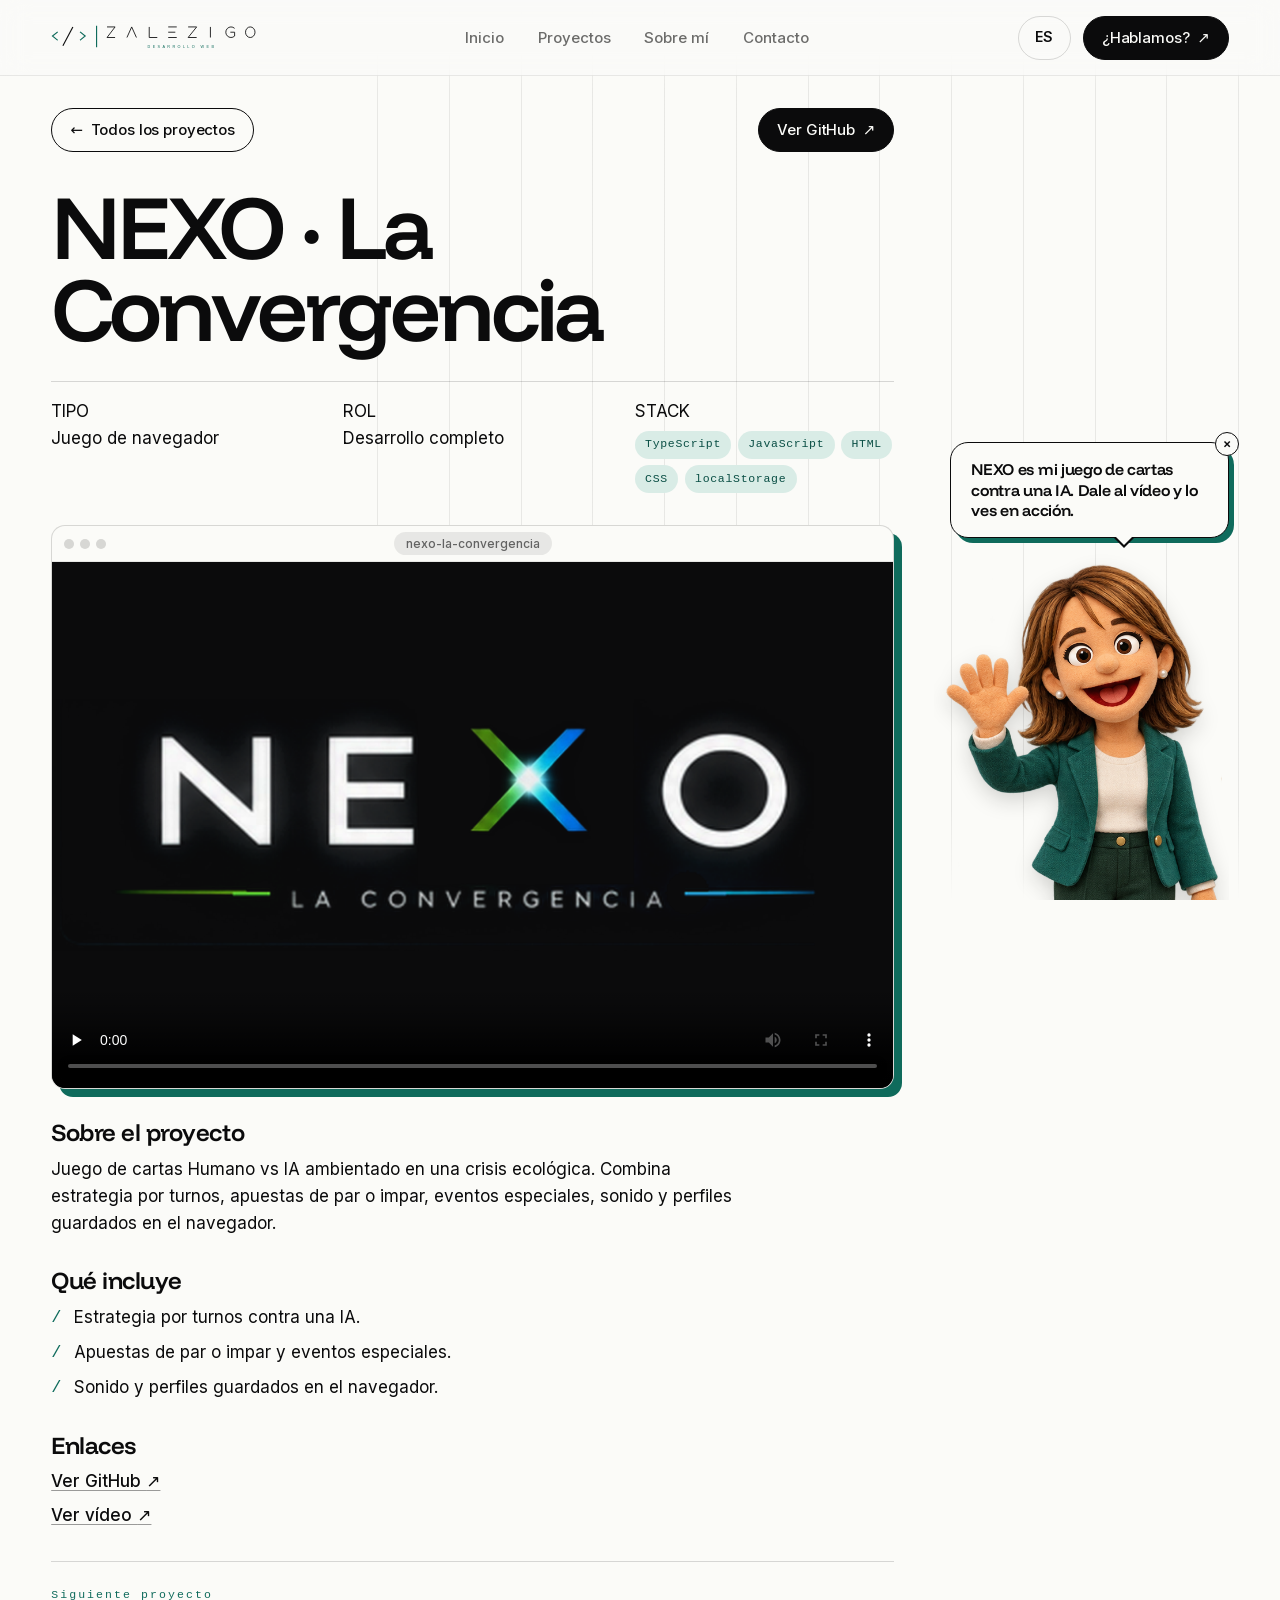
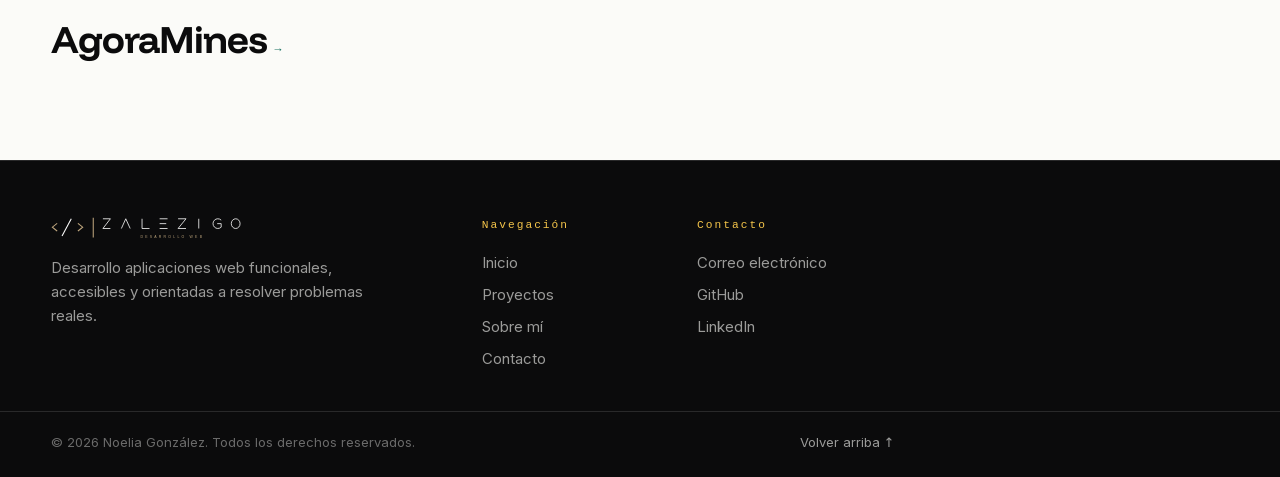
<file: proyectos/nexo.html>
<!DOCTYPE html>
<html lang="es">

<head>
    <meta charset="UTF-8">
    <meta name="viewport" content="width=device-width, initial-scale=1.0">
    <title>NEXO · La Convergencia | Noelia González</title>
    <meta name="description" content="Juego de cartas Humano vs IA ambientado en una crisis ecológica. Combina estrategia por turnos, apuestas de par o impar, eventos especiales, sonido y perfiles guardados en el navegador.">
    <meta name="theme-color" content="#fbfbf8">
    <meta name="author" content="Noelia González">
    <meta name="robots" content="index, follow">
    <link rel="canonical" href="https://freund21.github.io/proyectos/nexo.html">
    <link rel="icon" href="../img/favicon.svg" type="image/svg+xml">
    <link rel="apple-touch-icon" href="../img/apple-touch-icon.png">

    <!-- Vista previa al compartir (LinkedIn, WhatsApp, X...) -->
    <meta property="og:type" content="article">
    <meta property="og:site_name" content="Noelia González · ZALEZIGO">
    <meta property="og:locale" content="es_ES">
    <meta property="og:url" content="https://freund21.github.io/proyectos/nexo.html">
    <meta property="og:title" content="NEXO · La Convergencia | Noelia González">
    <meta property="og:description" content="Juego de cartas Humano vs IA ambientado en una crisis ecológica. Combina estrategia por turnos, apuestas de par o impar, eventos especiales, sonido y perfiles guardados en el navegador.">
    <meta property="og:image" content="https://freund21.github.io/img/og-portfolio.jpg">
    <meta property="og:image:alt" content="NEXO · La Convergencia | Noelia González">
    <meta name="twitter:card" content="summary_large_image">
    <meta name="twitter:title" content="NEXO · La Convergencia | Noelia González">
    <meta name="twitter:description" content="Juego de cartas Humano vs IA ambientado en una crisis ecológica. Combina estrategia por turnos, apuestas de par o impar, eventos especiales, sonido y perfiles guardados en el navegador.">
    <meta name="twitter:image" content="https://freund21.github.io/img/og-portfolio.jpg">

    <link rel="preconnect" href="https://fonts.googleapis.com">
    <link rel="preconnect" href="https://fonts.gstatic.com" crossorigin>
    <link rel="stylesheet" href="https://fonts.googleapis.com/css2?family=Funnel+Display:wght@300..800&display=swap">
    <link rel="stylesheet" href="../css/style.css?v=3">
</head>

<body class="pagina-proyecto" data-lado="derecha">
    <a class="saltar-contenido" href="#contenido">Saltar al contenido</a>
    <div class="lineas-fondo" aria-hidden="true"></div>

    <header class="cabecera">
        <a href="../index.html" class="logo" aria-label="ZALEZIGO - Inicio">
            <img class="logo-imagen" src="../img/zalezigo-oscuro.svg" alt="ZALEZIGO - Desarrollo web" width="432" height="52">
        </a>

        <nav class="menu" aria-label="Navegación principal">
            <a href="../index.html" >Inicio</a>
            <a href="../index.html#proyectos">Proyectos</a>
            <a href="../index.html#sobre-mi">Sobre mí</a>
            <a href="../index.html#contacto">Contacto</a>
        </nav>

        <div class="cabecera-acciones">
            <label class="selector-idioma" hidden>
                <span class="visually-hidden">Idioma</span>
                <select id="idioma" name="idioma">
                    <option value="es" lang="es">ES</option>
                    <option value="en" lang="en">EN</option>
                </select>
            </label>
            <a href="../index.html#contacto" class="boton boton-tinta">¿Hablamos? <span aria-hidden="true">↗</span></a>
        </div>
    </header>

    <main id="contenido">

        <section class="ficha-proyecto rejilla-columnas" aria-labelledby="titulo-proyecto">
            <div class="ficha-proyecto-barra">
                <a href="../index.html#proyectos" class="boton boton-linea"><span aria-hidden="true">←</span> Todos los proyectos</a>
                <a href="https://github.com/Freundxarxa/NEXO_La_convergencia" target="_blank" rel="noopener noreferrer" class="boton boton-tinta">Ver GitHub <span aria-hidden="true">↗</span></a>
            </div>

            <h1 id="titulo-proyecto">NEXO · La Convergencia</h1>

            <dl class="ficha-proyecto-datos">
                <div class="ficha-item"><dt>TIPO</dt><dd>Juego de navegador</dd></div>
                <div class="ficha-item"><dt>ROL</dt><dd>Desarrollo completo</dd></div>
                <div class="ficha-item"><dt>STACK</dt><dd><ul class="etiquetas" aria-label="Tecnologías"><li>TypeScript</li><li>JavaScript</li><li>HTML</li><li>CSS</li><li>localStorage</li></ul></dd></div>
            </dl>

            <div class="ficha-proyecto-media">
                <div class="navegador">
                        <div class="navegador-barra" aria-hidden="true">
                            <span></span><span></span><span></span>
                            <span class="navegador-url">nexo-la-convergencia</span>
                        </div>
                        <div class="navegador-pantalla navegador-pantalla-oscura">
                            <video class="proyecto-video" controls preload="none" poster="../img/nexo.webp" playsinline>
                                <source src="../videos/nexo-la-convergencia.mp4" type="video/mp4">
                                Tu navegador no puede reproducir este vídeo.
                            </video>
                        </div>
                    </div>
            </div>

            <div class="ficha-proyecto-texto">
                <h2>Sobre el proyecto</h2>
                <p>Juego de cartas Humano vs IA ambientado en una crisis ecológica. Combina estrategia por turnos, apuestas de par o impar, eventos especiales, sonido y perfiles guardados en el navegador.</p>
                <h2>Qué incluye</h2>
                <ul class="lista-puntos">
                        <li>Estrategia por turnos contra una IA.</li>
                        <li>Apuestas de par o impar y eventos especiales.</li>
                        <li>Sonido y perfiles guardados en el navegador.</li>
                </ul>
                <h2>Enlaces</h2>
                <ul class="lista-enlaces">
                        <li><a href="https://github.com/Freundxarxa/NEXO_La_convergencia" target="_blank" rel="noopener noreferrer">Ver GitHub <span aria-hidden="true">↗</span></a></li>
                        <li><a href="../videos/nexo-la-convergencia.mp4">Ver vídeo <span aria-hidden="true">↗</span></a></li>
                </ul>
            </div>

            <nav class="ficha-proyecto-siguiente" aria-label="Siguiente proyecto">
                <a href="agoramines.html">
                    <span>Siguiente proyecto</span>
                    <strong>AgoraMines <span aria-hidden="true">→</span></strong>
                </a>
            </nav>
        </section>

    </main>

    <footer class="footer">
        <div class="footer-contenido rejilla-columnas">
            <div class="footer-marca">
                <a href="../index.html" class="logo" aria-label="ZALEZIGO - Inicio">
                    <img class="logo-imagen" src="../img/zalezigo.svg" alt="ZALEZIGO - Desarrollo web" width="432" height="52">
                </a>
                <p>Desarrollo aplicaciones web funcionales, accesibles y orientadas a resolver problemas reales.</p>
            </div>

            <div class="footer-columna">
                <h3>Navegación</h3>
                <a href="../index.html">Inicio</a>
                <a href="../index.html#proyectos">Proyectos</a>
                <a href="../index.html#sobre-mi">Sobre mí</a>
                <a href="../index.html#contacto">Contacto</a>
            </div>

            <div class="footer-columna">
                <h3>Contacto</h3>
                <a href="mailto:zalezigo21@gmail.com">Correo electrónico</a>
                <a href="https://github.com/freund21" target="_blank" rel="noopener noreferrer">GitHub</a>
                <a href="https://www.linkedin.com/in/noelia-glez-amigo-8a2a132b" target="_blank" rel="noopener noreferrer">LinkedIn</a>
            </div>
        </div>

        <div class="footer-inferior rejilla-columnas">
            <p>© 2026 Noelia González. Todos los derechos reservados.</p>
            <a href="../index.html">Volver arriba ↑</a>
        </div>
    </footer>

    <aside class="presentadora derecha" aria-label="Noelia te acompaña">
        <div class="bocadillo bocadillo-presentadora">
            <p class="presentadora-linea" role="status" aria-live="polite">NEXO es mi juego de cartas contra una IA. Dale al vídeo y lo ves en acción.</p>
            <button type="button" class="presentadora-cerrar" aria-label="Ocultar a Noelia">×</button>
        </div>
        <button type="button" class="presentadora-boton" aria-label="Noelia: pulsa para que cambie de pose y te cuente algo">
            <span class="teleneco-marco">
                <span class="teleneco" data-pose="0" aria-hidden="true"></span>
            </span>
        </button>
    </aside>

    <script src="../js/idiomas.js?v=4"></script>
    <script src="../js/script.js?v=4"></script>
</body>

</html>
</file>
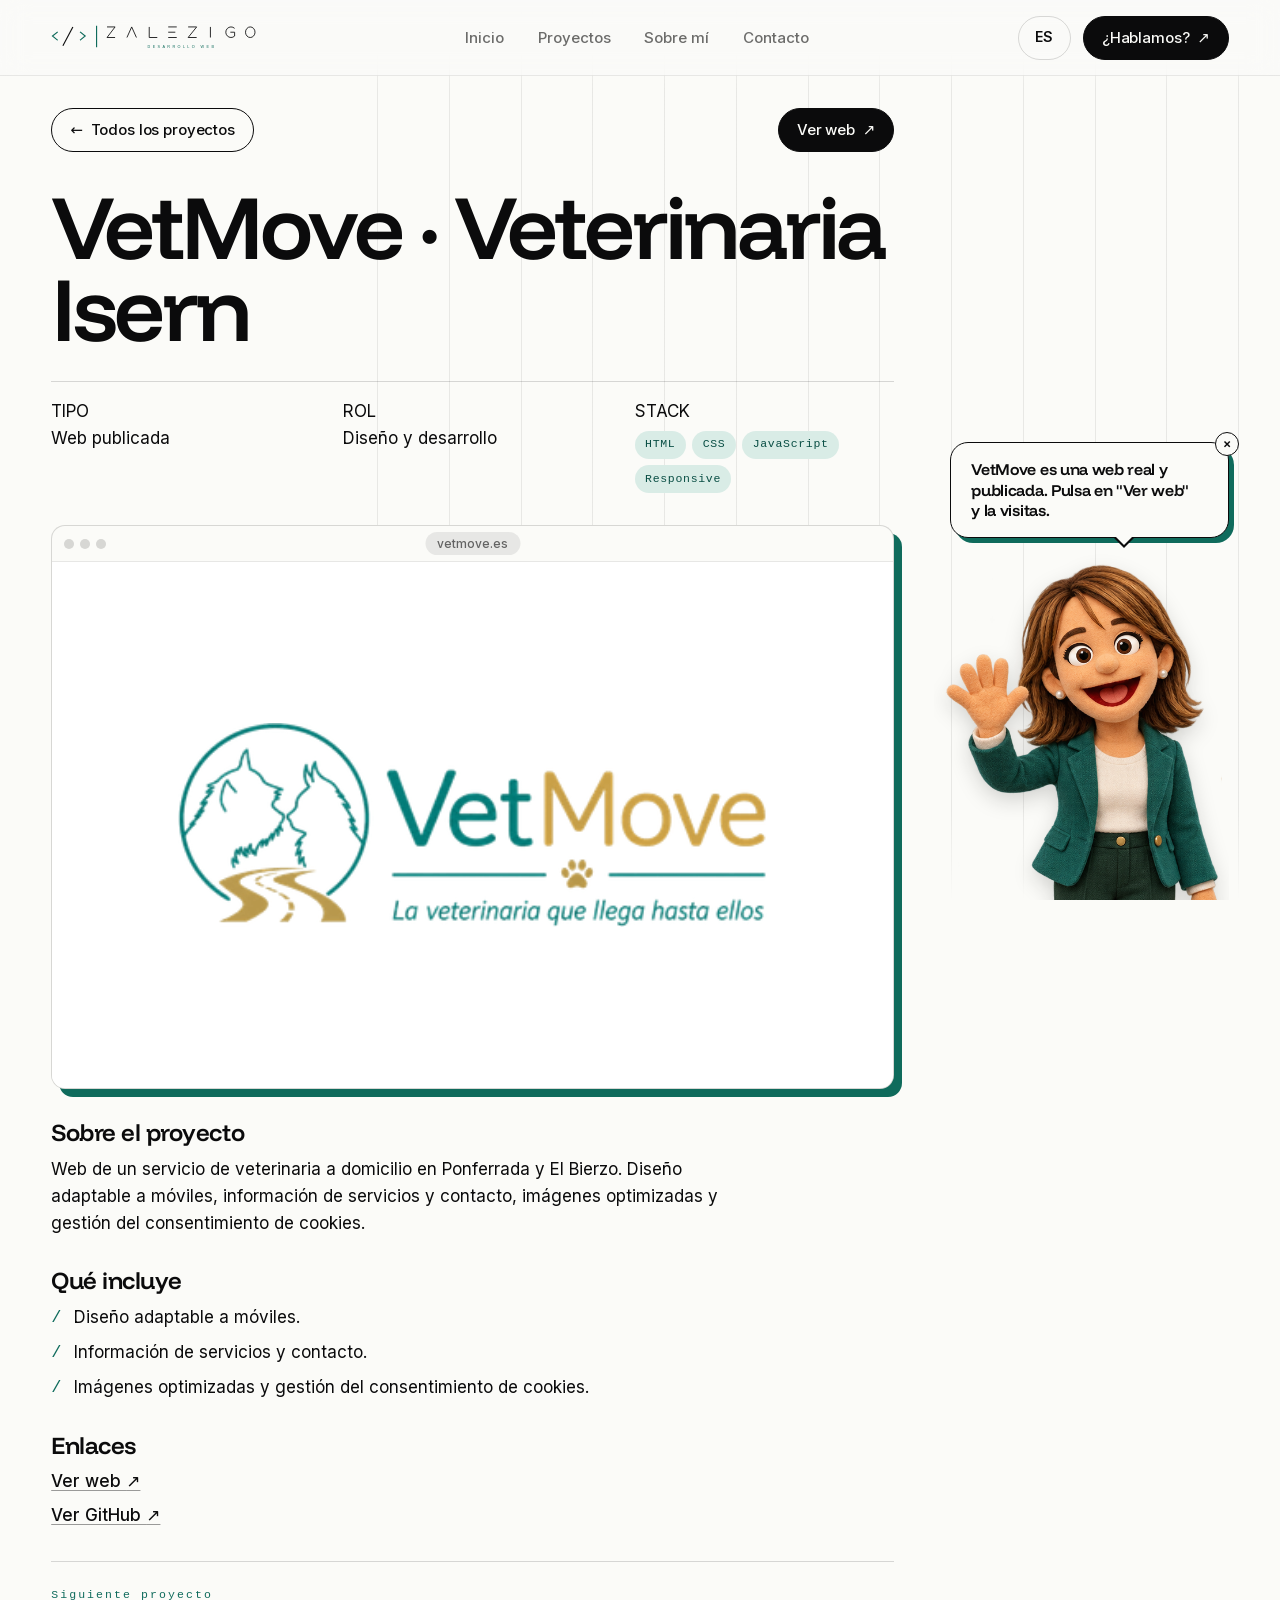
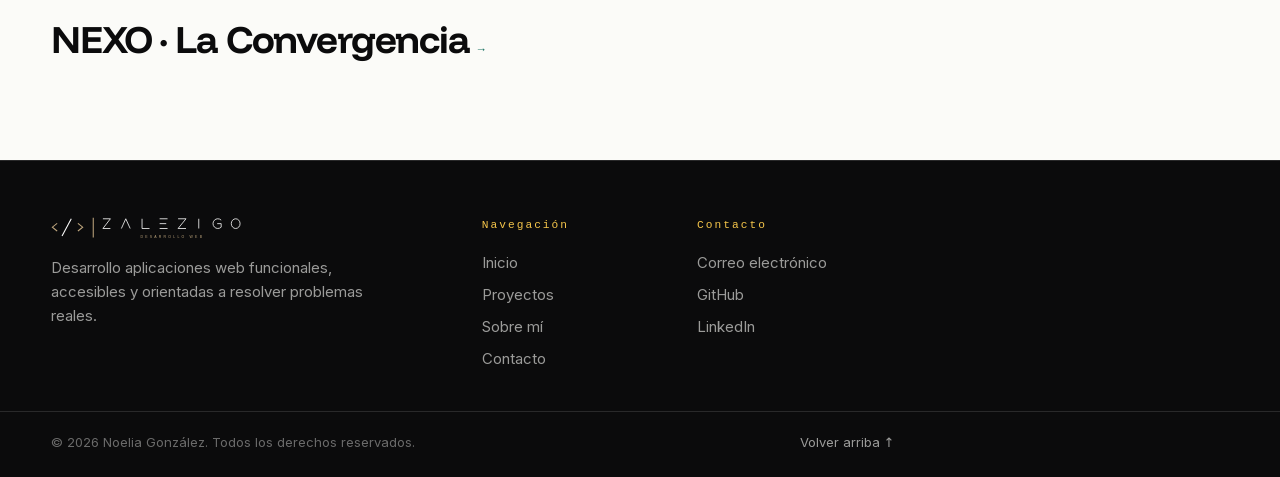
<file: proyectos/vetmove.html>
<!DOCTYPE html>
<html lang="es">

<head>
    <meta charset="UTF-8">
    <meta name="viewport" content="width=device-width, initial-scale=1.0">
    <title>VetMove · Veterinaria Isern | Noelia González</title>
    <meta name="description" content="Web de un servicio de veterinaria a domicilio en Ponferrada y El Bierzo. Diseño adaptable a móviles, información de servicios y contacto, imágenes optimizadas y gestión del consentimiento de cookies.">
    <meta name="theme-color" content="#fbfbf8">
    <meta name="author" content="Noelia González">
    <meta name="robots" content="index, follow">
    <link rel="canonical" href="https://freund21.github.io/proyectos/vetmove.html">
    <link rel="icon" href="../img/favicon.svg" type="image/svg+xml">
    <link rel="apple-touch-icon" href="../img/apple-touch-icon.png">

    <!-- Vista previa al compartir (LinkedIn, WhatsApp, X...) -->
    <meta property="og:type" content="article">
    <meta property="og:site_name" content="Noelia González · ZALEZIGO">
    <meta property="og:locale" content="es_ES">
    <meta property="og:url" content="https://freund21.github.io/proyectos/vetmove.html">
    <meta property="og:title" content="VetMove · Veterinaria Isern | Noelia González">
    <meta property="og:description" content="Web de un servicio de veterinaria a domicilio en Ponferrada y El Bierzo. Diseño adaptable a móviles, información de servicios y contacto, imágenes optimizadas y gestión del consentimiento de cookies.">
    <meta property="og:image" content="https://freund21.github.io/img/og-portfolio.jpg">
    <meta property="og:image:alt" content="VetMove · Veterinaria Isern | Noelia González">
    <meta name="twitter:card" content="summary_large_image">
    <meta name="twitter:title" content="VetMove · Veterinaria Isern | Noelia González">
    <meta name="twitter:description" content="Web de un servicio de veterinaria a domicilio en Ponferrada y El Bierzo. Diseño adaptable a móviles, información de servicios y contacto, imágenes optimizadas y gestión del consentimiento de cookies.">
    <meta name="twitter:image" content="https://freund21.github.io/img/og-portfolio.jpg">

    <link rel="preconnect" href="https://fonts.googleapis.com">
    <link rel="preconnect" href="https://fonts.gstatic.com" crossorigin>
    <link rel="stylesheet" href="https://fonts.googleapis.com/css2?family=Funnel+Display:wght@300..800&display=swap">
    <link rel="stylesheet" href="../css/style.css?v=3">
</head>

<body class="pagina-proyecto" data-lado="derecha">
    <a class="saltar-contenido" href="#contenido">Saltar al contenido</a>
    <div class="lineas-fondo" aria-hidden="true"></div>

    <header class="cabecera">
        <a href="../index.html" class="logo" aria-label="ZALEZIGO - Inicio">
            <img class="logo-imagen" src="../img/zalezigo-oscuro.svg" alt="ZALEZIGO - Desarrollo web" width="432" height="52">
        </a>

        <nav class="menu" aria-label="Navegación principal">
            <a href="../index.html" >Inicio</a>
            <a href="../index.html#proyectos">Proyectos</a>
            <a href="../index.html#sobre-mi">Sobre mí</a>
            <a href="../index.html#contacto">Contacto</a>
        </nav>

        <div class="cabecera-acciones">
            <label class="selector-idioma" hidden>
                <span class="visually-hidden">Idioma</span>
                <select id="idioma" name="idioma">
                    <option value="es" lang="es">ES</option>
                    <option value="en" lang="en">EN</option>
                </select>
            </label>
            <a href="../index.html#contacto" class="boton boton-tinta">¿Hablamos? <span aria-hidden="true">↗</span></a>
        </div>
    </header>

    <main id="contenido">

        <section class="ficha-proyecto rejilla-columnas" aria-labelledby="titulo-proyecto">
            <div class="ficha-proyecto-barra">
                <a href="../index.html#proyectos" class="boton boton-linea"><span aria-hidden="true">←</span> Todos los proyectos</a>
                <a href="https://vetmove.es" target="_blank" rel="noopener noreferrer" class="boton boton-tinta">Ver web <span aria-hidden="true">↗</span></a>
            </div>

            <h1 id="titulo-proyecto">VetMove · Veterinaria Isern</h1>

            <dl class="ficha-proyecto-datos">
                <div class="ficha-item"><dt>TIPO</dt><dd>Web publicada</dd></div>
                <div class="ficha-item"><dt>ROL</dt><dd>Diseño y desarrollo</dd></div>
                <div class="ficha-item"><dt>STACK</dt><dd><ul class="etiquetas" aria-label="Tecnologías"><li>HTML</li><li>CSS</li><li>JavaScript</li><li>Responsive</li></ul></dd></div>
            </dl>

            <div class="ficha-proyecto-media">
                <div class="navegador">
                        <div class="navegador-barra" aria-hidden="true">
                            <span></span><span></span><span></span>
                            <span class="navegador-url">vetmove.es</span>
                        </div>
                        <div class="navegador-pantalla navegador-pantalla-clara">
                            <img src="../img/vetmove.png" alt="VetMove — Veterinaria a domicilio" loading="lazy" class="imagen-logo">
                        </div>
                    </div>
            </div>

            <div class="ficha-proyecto-texto">
                <h2>Sobre el proyecto</h2>
                <p>Web de un servicio de veterinaria a domicilio en Ponferrada y El Bierzo. Diseño adaptable a móviles, información de servicios y contacto, imágenes optimizadas y gestión del consentimiento de cookies.</p>
                <h2>Qué incluye</h2>
                <ul class="lista-puntos">
                        <li>Diseño adaptable a móviles.</li>
                        <li>Información de servicios y contacto.</li>
                        <li>Imágenes optimizadas y gestión del consentimiento de cookies.</li>
                </ul>
                <h2>Enlaces</h2>
                <ul class="lista-enlaces">
                        <li><a href="https://vetmove.es" target="_blank" rel="noopener noreferrer">Ver web <span aria-hidden="true">↗</span></a></li>
                        <li><a href="https://github.com/freund21/vetmove-web" target="_blank" rel="noopener noreferrer">Ver GitHub <span aria-hidden="true">↗</span></a></li>
                </ul>
            </div>

            <nav class="ficha-proyecto-siguiente" aria-label="Siguiente proyecto">
                <a href="nexo.html">
                    <span>Siguiente proyecto</span>
                    <strong>NEXO · La Convergencia <span aria-hidden="true">→</span></strong>
                </a>
            </nav>
        </section>

    </main>

    <footer class="footer">
        <div class="footer-contenido rejilla-columnas">
            <div class="footer-marca">
                <a href="../index.html" class="logo" aria-label="ZALEZIGO - Inicio">
                    <img class="logo-imagen" src="../img/zalezigo.svg" alt="ZALEZIGO - Desarrollo web" width="432" height="52">
                </a>
                <p>Desarrollo aplicaciones web funcionales, accesibles y orientadas a resolver problemas reales.</p>
            </div>

            <div class="footer-columna">
                <h3>Navegación</h3>
                <a href="../index.html">Inicio</a>
                <a href="../index.html#proyectos">Proyectos</a>
                <a href="../index.html#sobre-mi">Sobre mí</a>
                <a href="../index.html#contacto">Contacto</a>
            </div>

            <div class="footer-columna">
                <h3>Contacto</h3>
                <a href="mailto:zalezigo21@gmail.com">Correo electrónico</a>
                <a href="https://github.com/freund21" target="_blank" rel="noopener noreferrer">GitHub</a>
                <a href="https://www.linkedin.com/in/noelia-glez-amigo-8a2a132b" target="_blank" rel="noopener noreferrer">LinkedIn</a>
            </div>
        </div>

        <div class="footer-inferior rejilla-columnas">
            <p>© 2026 Noelia González. Todos los derechos reservados.</p>
            <a href="../index.html">Volver arriba ↑</a>
        </div>
    </footer>

    <aside class="presentadora derecha" aria-label="Noelia te acompaña">
        <div class="bocadillo bocadillo-presentadora">
            <p class="presentadora-linea" role="status" aria-live="polite">VetMove es una web real y publicada. Pulsa en "Ver web" y la visitas.</p>
            <button type="button" class="presentadora-cerrar" aria-label="Ocultar a Noelia">×</button>
        </div>
        <button type="button" class="presentadora-boton" aria-label="Noelia: pulsa para que cambie de pose y te cuente algo">
            <span class="teleneco-marco">
                <span class="teleneco" data-pose="0" aria-hidden="true"></span>
            </span>
        </button>
    </aside>

    <script src="../js/idiomas.js?v=4"></script>
    <script src="../js/script.js?v=4"></script>
</body>

</html>
</file>
<file: css/style.css>
/* ==========================================================================
   ZALEZIGO · Portfolio de Noelia González
   Paleta clara (papel + tinta) con un único acento: el verde jade de la
   americana del teleñeco. Tipografía: Funnel Display (titulares, Google
   Fonts) e Inter (texto, servida en local).
   ========================================================================== */

@font-face {
    font-family: 'Inter';
    src: url('../fonts/inter.woff2') format('woff2');
    font-style: normal;
    font-weight: 100 900;
    font-display: swap;
}

*, *::before, *::after { box-sizing: border-box; }
* { margin: 0; padding: 0; }

html { scroll-behavior: smooth; -webkit-text-size-adjust: 100%; }

:root {
    --papel: #fbfbf8;
    --piedra: #f1f1ec;
    --tinta: #0b0b0c;
    --tinta-60: rgba(11, 11, 12, 0.6);
    --tinta-40: rgba(11, 11, 12, 0.4);
    --tinta-15: rgba(11, 11, 12, 0.15);
    --tinta-08: rgba(11, 11, 12, 0.08);
    --verde: #0f6b5c;
    --verde-oscuro: #0a4f45;
    --verde-claro: #d9ece6;
    --oro: #bca47c;
    --amarillo: #f5c54a;        /* el amarillo de los zapatos y botones del teleñeco */
    --amarillo-claro: #fbe7a3;
    --papel-60: rgba(251, 251, 248, 0.6);
    --papel-40: rgba(251, 251, 248, 0.4);

    --fuente-display: 'Funnel Display', 'Inter', system-ui, sans-serif;
    --fuente-texto: 'Inter', system-ui, -apple-system, 'Segoe UI', Roboto, sans-serif;
    --fuente-mono: ui-monospace, SFMono-Regular, Menlo, Consolas, 'Courier New', monospace;

    --margen: clamp(1.25rem, 4vw, 4rem);
    --margen-izq: var(--margen);           /* en escritorio incluye el carril de Noelia */
    --carril: clamp(250px, 23vw, 360px);   /* ancho de Noelia (fija abajo) */
    --carril-hueco: 2.5rem;                /* aire entre Noelia y el contenido */
    --columnas: 12;
    --hueco: clamp(0.75rem, 1.4vw, 1.5rem);
    --cabecera-alto: 76px;

    --sombra-desplazada: 10px 10px 0 var(--verde);
    --radio: 14px;
    --transicion: 220ms cubic-bezier(0.2, 0.8, 0.2, 1);
}

body {
    font-family: var(--fuente-texto);
    font-size: 1.0625rem;
    line-height: 1.6;
    color: var(--tinta);
    background: var(--papel);
    overflow-x: hidden;
}

img, video { display: block; max-width: 100%; height: auto; }
a { color: inherit; }
button { font: inherit; color: inherit; }
ul[aria-label], ol { list-style: none; }

::selection { background: var(--verde); color: var(--papel); }

.visually-hidden {
    position: absolute !important;
    width: 1px; height: 1px;
    padding: 0; margin: -1px;
    overflow: hidden; clip: rect(0 0 0 0);
    white-space: nowrap; border: 0;
}

.saltar-contenido {
    position: fixed; top: 12px; left: 12px; z-index: 2000;
    padding: 10px 16px;
    background: var(--tinta); color: var(--papel);
    border-radius: 999px; text-decoration: none; font-weight: 600;
    transform: translateY(-200%);
    transition: transform var(--transicion);
}
.saltar-contenido:focus { transform: translateY(0); }

:focus-visible { outline: 2px solid var(--verde); outline-offset: 4px; border-radius: 4px; }

/* --------------------------------------------------------------------------
   Rejilla de 12 columnas con líneas verticales sutiles (fondo)
   -------------------------------------------------------------------------- */
.rejilla-columnas {
    display: grid;
    grid-template-columns: repeat(var(--columnas), minmax(0, 1fr));
    column-gap: var(--hueco);
    padding-left: var(--margen-izq);
    padding-right: var(--margen);
    position: relative;
}

/* Las líneas van en un pseudo-elemento para no tocar el contenido. */
.lineas-fondo {
    position: fixed; inset: 0; z-index: 0; pointer-events: none;
    background-image: repeating-linear-gradient(
        to right,
        var(--tinta-08) 0 1px,
        transparent 1px calc((100% - 1px) / var(--columnas))
    );
    background-size: calc(100% - var(--margen-izq) - var(--margen) + var(--hueco) + 1px) 100%;
    background-position: calc(var(--margen-izq) - var(--hueco) / 2) 0;
    background-repeat: no-repeat;
    mask-image: linear-gradient(to bottom, transparent, #000 10%, #000 90%, transparent);
    -webkit-mask-image: linear-gradient(to bottom, transparent, #000 10%, #000 90%, transparent);
}

main, footer, .cabecera { position: relative; z-index: 1; }

/* --------------------------------------------------------------------------
   Tipografía base
   -------------------------------------------------------------------------- */
h1, h2, h3, .hero-nombre, .bocadillo, .contacto-correo, .indice-nombre {
    font-family: var(--fuente-display);
}

h2 {
    font-size: clamp(2.5rem, 6.5vw, 5.5rem);
    line-height: 0.95;
    letter-spacing: -0.035em;
    font-weight: 600;
}

h3 { font-weight: 600; letter-spacing: -0.02em; }

.eyebrow {
    font-family: var(--fuente-mono);
    font-size: 0.75rem;
    letter-spacing: 0.18em;
    color: var(--verde);
    margin-bottom: 1.25rem;
}
.eyebrow-claro { color: var(--amarillo); }

.acento-suave { color: var(--verde); font-weight: 300; }
.marca {
    background: linear-gradient(transparent 52%, var(--amarillo) 52%, var(--amarillo) 88%, transparent 88%);
    color: inherit; padding-inline: 0.04em;
}
.destacado { color: var(--verde); font-weight: 600; }

/* --------------------------------------------------------------------------
   Botones
   -------------------------------------------------------------------------- */
.boton {
    display: inline-flex; align-items: center; gap: 0.5rem;
    height: 2.75rem; padding-inline: 1.125rem;
    border-radius: 999px;
    font-size: 0.9375rem; font-weight: 500; letter-spacing: -0.01em;
    text-decoration: none; white-space: nowrap;
    border: 1px solid var(--tinta);
    transition: transform var(--transicion), background var(--transicion), color var(--transicion), box-shadow var(--transicion);
}
.boton-tinta { background: var(--tinta); color: var(--papel); }
.boton-tinta:hover { background: var(--amarillo); border-color: var(--amarillo); color: var(--tinta); transform: translateY(-2px); }
.boton-linea { background: transparent; color: var(--tinta); }
.boton-linea:hover { background: var(--tinta); color: var(--papel); transform: translateY(-2px); }

/* --------------------------------------------------------------------------
   Cabecera
   -------------------------------------------------------------------------- */
.cabecera {
    position: fixed; top: 0; left: 0; right: 0; z-index: 100;
    height: var(--cabecera-alto);
    padding-inline: var(--margen);
    display: flex; align-items: center; justify-content: space-between; gap: 1.5rem;
    background: var(--papel-60);
    -webkit-backdrop-filter: blur(14px); backdrop-filter: blur(14px);
    border-bottom: 1px solid var(--tinta-08);
    transition: transform 320ms ease, background var(--transicion);
}
.cabecera.oculta { transform: translateY(-100%); }

.logo { display: inline-flex; line-height: 0; }
.logo-imagen { width: clamp(150px, 16vw, 216px); height: auto; }

.menu { display: flex; gap: clamp(0.5rem, 2vw, 1.75rem); }
.menu a {
    position: relative;
    padding: 0.5rem 0.25rem;
    font-size: 0.9375rem; font-weight: 500; text-decoration: none;
    color: var(--tinta-60);
    transition: color var(--transicion);
}
.menu a::after {
    content: ''; position: absolute; left: 0.25rem; right: 0.25rem; bottom: 0.2rem;
    height: 3px; background: var(--amarillo);
    transform: scaleX(0); transform-origin: left;
    transition: transform var(--transicion);
}
.menu a:hover, .menu a[aria-current="location"] { color: var(--tinta); }
.menu a[aria-current="location"]::after { transform: scaleX(1); }

.cabecera-acciones { display: flex; align-items: center; gap: 0.75rem; }

.selector-idioma select {
    appearance: none; -webkit-appearance: none;
    height: 2.75rem; padding: 0 1rem;
    border: 1px solid var(--tinta-15); border-radius: 999px;
    background: transparent; color: var(--tinta);
    font: inherit; font-size: 0.875rem; font-weight: 600; cursor: pointer;
}
.selector-idioma[hidden] { display: none; }

/* --------------------------------------------------------------------------
   Hero
   -------------------------------------------------------------------------- */
.hero {
    min-height: 100svh;
    padding-top: calc(var(--cabecera-alto) + 1.5rem);
    padding-bottom: 2rem;
    grid-template-rows: auto 1fr auto;
    row-gap: 2rem;
    align-items: end;
}

.hero-cabecera {
    grid-column: 1 / -1;
    display: flex; justify-content: space-between; align-items: flex-start; gap: 1rem;
}
.hero-nombre { display: flex; flex-direction: column; line-height: 1.1; letter-spacing: -0.02em; }
.hero-nombre-fuerte { font-size: clamp(1.125rem, 2.2vw, 1.75rem); font-weight: 600; }
.hero-nombre-suave { font-size: clamp(0.9375rem, 1.6vw, 1.25rem); font-weight: 300; color: var(--tinta-60); }
.hero-ubicacion { font-family: var(--fuente-mono); font-size: 0.75rem; letter-spacing: 0.12em; color: var(--tinta-60); padding-top: 0.35rem; }

.hero-titulo {
    grid-column: 1 / -1;
    align-self: end;
    font-size: clamp(2.75rem, 6.6vw, 7rem);
    line-height: 0.92;
    letter-spacing: -0.045em;
    font-weight: 700;
}
.hero-titulo-acento { font-weight: 300; color: var(--verde); }

.hero-pie {
    grid-column: 1 / -1;
    display: flex; justify-content: flex-start; align-items: center; gap: 1rem 2.5rem; flex-wrap: wrap;
    padding-top: 1.25rem;
    border-top: 1px solid var(--tinta-15);
}
.hero-stack { display: flex; flex-wrap: wrap; gap: 0.5rem 1rem; font-family: var(--fuente-mono); font-size: 0.75rem; letter-spacing: 0.12em; color: var(--tinta-60); }
.hero-stack li::before { content: '/ '; color: var(--verde); }
.hero-bajar { text-decoration: none; font-weight: 500; font-size: 0.9375rem; }
.hero-bajar span { display: inline-block; transition: transform var(--transicion); }
.hero-bajar:hover span { transform: translateY(3px); }

/* --------------------------------------------------------------------------
   Teleñeco
   Sprite de tres poses en celdas iguales de 512 × 1024 con fondo transparente.
   El marco enseña solo la parte superior de la figura (de cintura para arriba);
   el resto queda por debajo del borde de la ventana, como si asomara.
   -------------------------------------------------------------------------- */
.teleneco-marco {
    position: relative;
    display: block;
    width: 100%;
    aspect-ratio: 1 / 1.18;
    overflow: hidden;
    transform: scaleX(-1); /* en espejo a la izquierda: saluda y señala hacia el contenido */
    transition: transform 500ms ease;
}
.derecha .teleneco-marco { transform: scaleX(1); }
.teleneco {
    position: absolute; top: 0; left: 0;
    display: block;
    width: 100%;
    aspect-ratio: 1 / 2;
    background-image: url('../img/noelia-teleneco-poses-v1.png');
    background-repeat: no-repeat;
    background-size: 300% auto;
    background-position: 0% 0%;
    transform-origin: 50% 100%;
    filter: drop-shadow(0 8px 10px rgba(11, 11, 12, 0.16));
}
.teleneco[data-pose="0"] { background-position: 0% 0%; }
.teleneco[data-pose="1"] { background-position: 50% 0%; }
.teleneco[data-pose="2"] { background-position: 100% 0%; }

/* Balanceo suave: respira y se inclina un poco, como una marioneta. */
@keyframes flotar {
    0%, 100% { transform: translateY(0) rotate(0deg); }
    50% { transform: translateY(-1.5%) rotate(-1deg); }
}
.teleneco.flota { animation: flotar 4.2s ease-in-out infinite; }

/* Saltito al cambiar de pose */
@keyframes saltito {
    0% { transform: translateY(0) scale(1); }
    35% { transform: translateY(-3%) scale(1.03, 0.97); }
    70% { transform: translateY(0) scale(0.99, 1.01); }
    100% { transform: translateY(0) scale(1); }
}
.teleneco.animando { animation: saltito 520ms ease-out; }

/* Bocadillo */
.bocadillo {
    position: relative;
    background: var(--papel);
    color: var(--tinta);
    border: 1px solid var(--tinta);
    border-radius: 18px;
    padding: 0.9rem 1.1rem;
    font-size: clamp(1rem, 1.5vw, 1.25rem);
    line-height: 1.2;
    font-weight: 600;
    letter-spacing: -0.02em;
    box-shadow: 5px 5px 0 var(--verde);
}
.bocadillo strong { color: var(--tinta); font-weight: 700; background: linear-gradient(transparent 52%, var(--amarillo) 52%, var(--amarillo) 88%, transparent 88%); }
.bocadillo::before, .bocadillo::after {
    content: ''; position: absolute;
    border: 10px solid transparent;
}

/* --------------------------------------------------------------------------
   Declaración breve
   -------------------------------------------------------------------------- */
/* La sección es alta y su interior se queda fijo: mientras bajas, las
   palabras se "leen" de gris a negro (ver script.js). */
.declaracion { background: var(--piedra); min-height: 180svh; }
.declaracion-interior {
    position: sticky; top: 0;
    min-height: 100svh;
    align-content: center;
    padding-block: clamp(5rem, 12vh, 9rem);
}
.declaracion-texto {
    grid-column: 1 / -1;
    font-family: var(--fuente-display);
    font-size: clamp(1.5rem, 3.1vw, 3.1rem);
    line-height: 1.08;
    letter-spacing: -0.03em;
    font-weight: 600;
    max-width: 22ch;
}
@media (min-width: 900px) { .declaracion-texto { grid-column: 4 / -1; max-width: none; } }

.palabra { color: var(--tinta-15); transition: color 260ms ease; }
.palabra.leyendo { color: var(--tinta-60); background: var(--amarillo-claro); border-radius: 3px; }
.palabra { transition: color 260ms ease, background-color 260ms ease; }
.palabra.leida { color: var(--tinta); }
.acento-suave .palabra.leyendo { color: rgba(15, 107, 92, 0.45); }
.acento-suave .palabra.leida { color: var(--verde); }
@media (prefers-reduced-motion: reduce) {
    .declaracion { min-height: 0; }
    .declaracion-interior { position: static; min-height: 0; }
    .palabra { color: inherit; }
}

/* --------------------------------------------------------------------------
   Secciones genéricas
   -------------------------------------------------------------------------- */
.seccion-titulo { padding-block: clamp(4rem, 10vh, 7rem) clamp(2rem, 5vh, 3.5rem); align-items: end; row-gap: 1rem; }
.seccion-titulo > * { grid-column: 1 / -1; }
.seccion-titulo h2 { grid-column: 1 / 9; }
.seccion-intro { grid-column: 9 / -1; color: var(--tinta-60); font-size: 1rem; align-self: end; }

/* --------------------------------------------------------------------------
   Proyectos: una pantalla por proyecto
   -------------------------------------------------------------------------- */
.proyecto {
    min-height: 100svh;
    align-content: center;
    row-gap: clamp(1.25rem, 3vh, 2rem);
    padding-block: calc(var(--cabecera-alto) + 1rem) 3rem;
    border-top: 1px solid var(--tinta-15);
    scroll-margin-top: 0;
}
.proyecto-cabecera {
    grid-column: 1 / -1;
    display: flex; flex-wrap: wrap; align-items: flex-end; justify-content: space-between; gap: 1rem 2rem;
}
.proyecto h3 { font-size: clamp(2.25rem, 5.5vw, 5rem); line-height: 0.95; letter-spacing: -0.035em; }
.proyecto-escena {
    grid-column: 1 / -1;
    justify-self: center;
    width: min(100%, calc(62svh * 1.6), 1000px);
}

.navegador {
    border: 1px solid var(--tinta-15);
    border-radius: var(--radio);
    background: var(--papel);
    overflow: hidden;
    box-shadow: 8px 8px 0 var(--verde);
    transition: transform var(--transicion);
}
.proyecto:hover .navegador { transform: translate(-3px, -3px); }
.navegador-barra {
    position: relative;
    display: flex; align-items: center; gap: 6px;
    height: 36px; padding-inline: 12px;
    border-bottom: 1px solid var(--tinta-08);
}
.navegador-barra > span:not(.navegador-url) { width: 10px; height: 10px; border-radius: 50%; background: var(--tinta-15); }
.navegador-url {
    position: absolute; left: 50%; transform: translateX(-50%);
    padding: 2px 12px; border-radius: 999px;
    background: var(--tinta-08); color: var(--tinta-60);
    font-size: 0.75rem; font-weight: 500;
}
.navegador-pantalla {
    aspect-ratio: 16 / 10;
    display: grid; place-items: center;
    background: var(--piedra);
    overflow: hidden;
}
.navegador-pantalla-clara { background: #fff; }
.navegador-pantalla-oscura { background: var(--tinta); }
.navegador-pantalla img { width: 100%; height: 100%; object-fit: contain; padding: 6%; }
.navegador-pantalla .imagen-logo { width: 70%; height: auto; padding: 0; }
.proyecto-video { width: 100%; height: 100%; object-fit: contain; background: var(--tinta); }

.etiquetas { display: flex; flex-wrap: wrap; gap: 0.4rem; }
.etiquetas li {
    font-family: var(--fuente-mono); font-size: 0.72rem; letter-spacing: 0.06em;
    padding: 0.3rem 0.65rem; border-radius: 999px;
    background: var(--verde-claro); color: var(--verde-oscuro);
}

/* --------------------------------------------------------------------------
   Página de un proyecto (proyectos/*.html). Noelia va a la derecha.
   -------------------------------------------------------------------------- */
.ficha-proyecto {
    padding-top: calc(var(--cabecera-alto) + 2rem);
    padding-bottom: clamp(4rem, 10vh, 7rem);
    row-gap: 2rem;
}
.ficha-proyecto > * { grid-column: 1 / -1; }
.ficha-proyecto-barra { display: flex; flex-wrap: wrap; justify-content: space-between; gap: 0.75rem; }
.ficha-proyecto h1 {
    font-size: clamp(2.75rem, 7vw, 7rem);
    line-height: 0.92; letter-spacing: -0.045em; font-weight: 600;
}
.ficha-proyecto-datos {
    display: grid; grid-template-columns: repeat(auto-fit, minmax(200px, 1fr)); gap: 1rem 2rem;
    padding-top: 1rem; border-top: 1px solid var(--tinta-15);
}
.ficha-proyecto-datos .ficha-item { border-top: 0; padding-top: 0; }
.ficha-proyecto-datos .etiquetas { margin-top: 0.35rem; }
.ficha-proyecto-media { max-width: 1000px; }
.ficha-proyecto-texto { max-width: 62ch; }
.ficha-proyecto-texto h2 { font-size: 1.5rem; margin: 2rem 0 0.75rem; letter-spacing: -0.02em; }
.ficha-proyecto-texto h2:first-child { margin-top: 0; }
.ficha-proyecto-texto p { color: var(--tinta); }
.lista-puntos { list-style: none; display: grid; gap: 0.5rem; }
.lista-puntos li { padding-left: 1.4rem; position: relative; }
.lista-puntos li::before { content: '/'; position: absolute; left: 0; color: var(--verde); font-family: var(--fuente-mono); }
.lista-enlaces { list-style: none; display: grid; gap: 0.4rem; }
.lista-enlaces a { font-weight: 500; text-decoration-color: var(--tinta-40); text-underline-offset: 0.2em; }
.lista-enlaces a:hover { color: var(--verde); text-decoration-color: var(--verde); }
.ficha-proyecto-siguiente { border-top: 1px solid var(--tinta-15); padding-top: 1.5rem; }
.ficha-proyecto-siguiente a { display: flex; flex-direction: column; gap: 0.25rem; text-decoration: none; width: fit-content; }
.ficha-proyecto-siguiente span { font-family: var(--fuente-mono); font-size: 0.72rem; letter-spacing: 0.18em; color: var(--verde); }
.ficha-proyecto-siguiente strong { font-family: var(--fuente-display); font-size: clamp(1.5rem, 3vw, 2.5rem); letter-spacing: -0.03em; transition: color var(--transicion); }
.ficha-proyecto-siguiente a:hover strong { color: var(--verde); }

/* Índice rápido */
.indice { padding-block: clamp(3rem, 8vh, 5rem); border-top: 1px solid var(--tinta-15); row-gap: 1.5rem; }
.indice-cabecera { grid-column: 1 / 4; display: flex; flex-direction: column; gap: 0.25rem; }
.indice-cabecera h3 { font-size: 1.25rem; }
.indice-cabecera p { color: var(--tinta-60); font-size: 0.9375rem; }
.indice-lista { grid-column: 4 / -1; }
.indice-lista li { border-bottom: 1px solid var(--tinta-15); }
.indice-lista li:first-child { border-top: 1px solid var(--tinta-15); }
.indice-lista a {
    display: flex; justify-content: space-between; align-items: baseline; gap: 1rem;
    padding: 1rem 0.25rem;
    text-decoration: none;
    transition: padding-left var(--transicion), color var(--transicion);
}
.indice-lista a:hover { padding-left: 1rem; color: var(--verde); }
.indice-nombre { font-size: clamp(1.25rem, 2vw, 1.75rem); font-weight: 600; letter-spacing: -0.02em; }
.indice-tipo { color: var(--tinta-60); font-size: 0.875rem; text-align: right; }

/* --------------------------------------------------------------------------
   Sobre mí
   -------------------------------------------------------------------------- */
.sobre-mi { background: var(--piedra); }
.sobre-mi .seccion-titulo h2 { grid-column: 1 / -1; }
.sobre-mi-cuerpo { padding-bottom: clamp(4rem, 10vh, 7rem); row-gap: 2.5rem; align-items: start; }
.sobre-mi-texto { grid-column: 1 / 10; }

.ficha { display: grid; grid-template-columns: repeat(auto-fit, minmax(180px, 1fr)); gap: 1rem 2rem; margin-top: 3rem; max-width: 62ch; }
.ficha-item { border-top: 1px solid var(--tinta-15); padding-top: 0.75rem; }
.ficha dt { font-family: var(--fuente-mono); font-size: 0.7rem; letter-spacing: 0.18em; color: var(--verde); margin-bottom: 0.25rem; }
.ficha dd { font-weight: 500; }

.sobre-mi-texto p { margin-bottom: 1.25rem; max-width: 62ch; color: var(--tinta); }
.sobre-mi-texto p:first-child {
    font-family: var(--fuente-display);
    font-size: clamp(1.25rem, 2vw, 1.6rem); line-height: 1.25; letter-spacing: -0.02em; font-weight: 500;
}
.cita {
    margin: 2rem 0;
    padding: 1.25rem 1.5rem;
    border-left: 4px solid var(--verde);
    background: var(--papel);
    border-radius: 0 var(--radio) var(--radio) 0;
}
.cita p {
    margin: 0;
    font-family: var(--fuente-display);
    font-size: clamp(1.25rem, 2.2vw, 1.75rem); line-height: 1.2; letter-spacing: -0.025em; font-weight: 600;
}

/* --------------------------------------------------------------------------
   Contacto (bloque tinta)
   -------------------------------------------------------------------------- */
.contacto {
    background: var(--tinta); color: var(--papel);
    padding-block: clamp(5rem, 14vh, 10rem) clamp(4rem, 10vh, 7rem);
    row-gap: 3rem;
    align-items: end;
}
.contacto-principal { grid-column: 1 / 9; }
.contacto h2 { font-size: clamp(3rem, 8.5vw, 8.5rem); margin-bottom: 1rem; }
.contacto-sub { color: var(--papel-60); font-size: clamp(1.1rem, 1.8vw, 1.5rem); margin-bottom: 2rem; max-width: 36ch; }

.contacto-correo {
    display: inline-flex; flex-direction: column; align-items: flex-start; gap: 0.25rem;
    background: none; border: 0; cursor: pointer; padding: 0;
    color: var(--papel);
    font-size: clamp(1.25rem, 3.2vw, 2.75rem); font-weight: 500; letter-spacing: -0.03em; line-height: 1.1;
    text-decoration: underline; text-decoration-color: var(--papel-40); text-underline-offset: 0.18em; text-decoration-thickness: 2px;
    transition: text-decoration-color var(--transicion);
    text-align: left;
}
.contacto-correo:hover { text-decoration-color: var(--amarillo); }
.contacto-correo-pista { font-family: var(--fuente-mono); font-size: 0.7rem; letter-spacing: 0.18em; color: var(--amarillo); text-decoration: none; }
.copiado-aviso { min-height: 1.5rem; margin-top: 0.75rem; font-weight: 600; color: var(--amarillo); }

.contacto-enlaces { grid-column: 9 / -1; display: grid; gap: 0.25rem; }
.contacto-item {
    display: flex; align-items: center; gap: 0.75rem;
    padding: 1rem 0.25rem;
    border-top: 1px solid rgba(251, 251, 248, 0.15);
    text-decoration: none; font-weight: 500; font-size: 1.125rem;
    transition: padding-left var(--transicion), color var(--transicion);
}
.contacto-item:last-child { border-bottom: 1px solid rgba(251, 251, 248, 0.15); }
.contacto-item:hover { padding-left: 0.75rem; color: var(--amarillo); }
.contacto-icono { width: 22px; height: 22px; display: inline-flex; }
.contacto-icono svg { width: 100%; height: 100%; fill: currentColor; }
.contacto-flecha { margin-left: auto; opacity: 0.5; }

/* --------------------------------------------------------------------------
   Footer
   -------------------------------------------------------------------------- */
.footer { background: var(--tinta); color: var(--papel); border-top: 1px solid rgba(251, 251, 248, 0.12); }
.footer-contenido { padding-block: 3.5rem 2.5rem; row-gap: 2rem; }
.footer-marca { grid-column: 1 / 7; }
.footer-marca .logo-imagen { width: 190px; margin-bottom: 1rem; }
.footer-marca p { color: var(--papel-60); max-width: 36ch; font-size: 0.9375rem; }
.footer-columna { grid-column: span 3; display: flex; flex-direction: column; gap: 0.5rem; }
.footer-columna h3 { font-family: var(--fuente-mono); font-size: 0.7rem; letter-spacing: 0.18em; color: var(--amarillo); margin-bottom: 0.5rem; font-weight: 500; }
.footer-columna a { color: var(--papel-60); text-decoration: none; font-size: 0.9375rem; transition: color var(--transicion); }
.footer-columna a:hover { color: var(--papel); }
.footer-inferior {
    padding-block: 1.25rem 1.5rem;
    border-top: 1px solid rgba(251, 251, 248, 0.12);
    font-size: 0.8125rem; color: var(--papel-40);
}
.footer-inferior p { grid-column: 1 / 9; }
.footer-inferior a { grid-column: 9 / -1; text-align: right; text-decoration: none; color: var(--papel-60); }
.footer-inferior a:hover { color: var(--papel); }

/* --------------------------------------------------------------------------
   Presentadora fija: Noelia asoma por el borde inferior izquierdo y se queda
   ahí mientras bajas. En escritorio el contenido deja libre su carril.
   -------------------------------------------------------------------------- */
.presentadora {
    position: fixed; left: var(--margen); bottom: 0; z-index: 90;
    width: var(--carril);
    pointer-events: none;
    transition: opacity 320ms ease, transform 320ms ease, left 900ms cubic-bezier(0.45, 0, 0.2, 1);
}
.presentadora.derecha { left: calc(100% - var(--margen) - var(--carril)); }
.presentadora.oculta { opacity: 0; transform: translateY(30%); }
.presentadora[hidden] { display: none; }

.presentadora-boton {
    display: block; width: 100%;
    background: none; border: 0; padding: 0; cursor: pointer;
    pointer-events: auto;
    transition: transform var(--transicion);
}
.presentadora-boton:hover { transform: translateY(-4px); }

.bocadillo-presentadora {
    position: absolute; left: 0; bottom: calc(100% + 0.9rem);
    width: max-content;
    /* nunca sale de su carril: se resta el sitio de la sombra y del botón de cerrar */
    max-width: min(calc(var(--carril) - 1rem), 70vw);
    font-size: clamp(1rem, 1.1vw, 1.125rem);
    line-height: 1.3;
    padding: 1rem 1.25rem;
    pointer-events: auto;
    transition: opacity 240ms ease, transform 240ms ease;
}
.bocadillo-presentadora.cambiando { opacity: 0; transform: translateY(6px); }
.bocadillo-presentadora::before { bottom: -21px; left: 34%; border-top-color: var(--tinta); }
.bocadillo-presentadora::after { bottom: -18px; left: 34%; border-top-color: var(--papel); }
.derecha .bocadillo-presentadora { left: auto; right: 0; }
.derecha .bocadillo-presentadora::before, .derecha .bocadillo-presentadora::after { left: auto; right: 34%; }
.presentadora-linea { margin: 0; padding-right: 0.5rem; }

.presentadora-cerrar {
    position: absolute; top: -11px; right: -11px;
    width: 24px; height: 24px;
    border-radius: 50%;
    border: 1px solid var(--tinta);
    background: var(--papel); color: var(--tinta);
    cursor: pointer; line-height: 1; font-size: 0.9rem;
    transition: background var(--transicion), color var(--transicion);
}
.presentadora-cerrar:hover { background: var(--amarillo); border-color: var(--amarillo); }

/* --------------------------------------------------------------------------
   Aparición suave al hacer scroll
   -------------------------------------------------------------------------- */
.aparece { opacity: 0; transform: translateY(18px); }
.aparece.visible { opacity: 1; transform: none; transition: opacity 600ms ease, transform 600ms cubic-bezier(0.2, 0.8, 0.2, 1); }

/* --------------------------------------------------------------------------
   Responsive
   -------------------------------------------------------------------------- */
@media (min-width: 1051px) {
    :root { --margen-izq: calc(var(--margen) + var(--carril) + var(--carril-hueco)); }
    .hero-cabecera { grid-column: 1 / -1; }
    /* En el hero y en las páginas de proyecto Noelia está a la derecha: el hueco libre cambia de lado */
    .hero.rejilla-columnas, .pagina-proyecto .rejilla-columnas { padding-left: var(--margen); padding-right: calc(var(--margen) + var(--carril) + var(--carril-hueco)); }
}

@media (max-width: 1050px) {
    .hero-titulo { grid-column: 1 / -1; }
    .seccion-titulo h2, .seccion-intro { grid-column: 1 / -1; }
    .indice-cabecera, .indice-lista { grid-column: 1 / -1; }
    .sobre-mi-texto { grid-column: 1 / -1; }
    .contacto-principal, .contacto-enlaces { grid-column: 1 / -1; }
    .footer-marca { grid-column: 1 / -1; }
    .footer-columna { grid-column: span 6; }
}

@media (max-width: 760px) {
    :root { --cabecera-alto: 64px; --columnas: 4; }
    .menu { display: none; }
    .logo-imagen { width: 140px; }
    .cabecera .boton { height: 2.4rem; padding-inline: 0.9rem; font-size: 0.875rem; }
    .hero { row-gap: 1.5rem; padding-bottom: 12rem; }
    .hero-ubicacion { display: none; }
    .footer-columna { grid-column: 1 / -1; }
    .footer-inferior p, .footer-inferior a { grid-column: 1 / -1; text-align: left; }
    :root { --carril: 96px; }
    .presentadora, .presentadora.derecha { left: 0.5rem; }
    .derecha .teleneco-marco { transform: scaleX(-1); }
    .derecha .bocadillo-presentadora { left: 0; right: auto; }
    .derecha .bocadillo-presentadora::before, .derecha .bocadillo-presentadora::after { right: auto; }
    /* En móvil el bocadillo queda sobre su cabeza, por encima de la barra de menú */
    .bocadillo-presentadora {
        bottom: calc(100% + 0.6rem);
        max-width: calc(100vw - 2rem);
        font-size: 1rem; padding: 0.75rem 1rem;
    }
    .bocadillo-presentadora::before, .bocadillo-presentadora::after, .derecha .bocadillo-presentadora::before, .derecha .bocadillo-presentadora::after { left: 28px; }
}

/* Menú en móvil: lo mostramos como barra inferior sencilla */
@media (max-width: 760px) {
    .menu-movil {
        position: fixed; right: 0.75rem; bottom: 0.75rem; z-index: 95;
        display: flex; gap: 0.25rem;
        padding: 0.3rem;
        background: var(--tinta); color: var(--papel);
        border-radius: 999px;
        box-shadow: 0 10px 30px rgba(0, 0, 0, 0.25);
    }
    .menu-movil a { white-space: nowrap; padding: 0.5rem 0.75rem; border-radius: 999px; font-size: 0.8125rem; font-weight: 500; text-decoration: none; color: var(--papel-60); }
    .menu-movil a[aria-current="location"] { background: var(--amarillo); color: var(--tinta); }
}
@media (min-width: 761px) { .menu-movil { display: none; } }

/* --------------------------------------------------------------------------
   Movimiento reducido
   -------------------------------------------------------------------------- */
@media (prefers-reduced-motion: reduce) {
    html { scroll-behavior: auto; }
    *, *::before, *::after { transition-duration: 0.01ms !important; animation-duration: 0.01ms !important; animation-iteration-count: 1 !important; }
    .aparece { opacity: 1; transform: none; }
    .teleneco.animando, .teleneco.flota { animation: none; }
}
</file>
